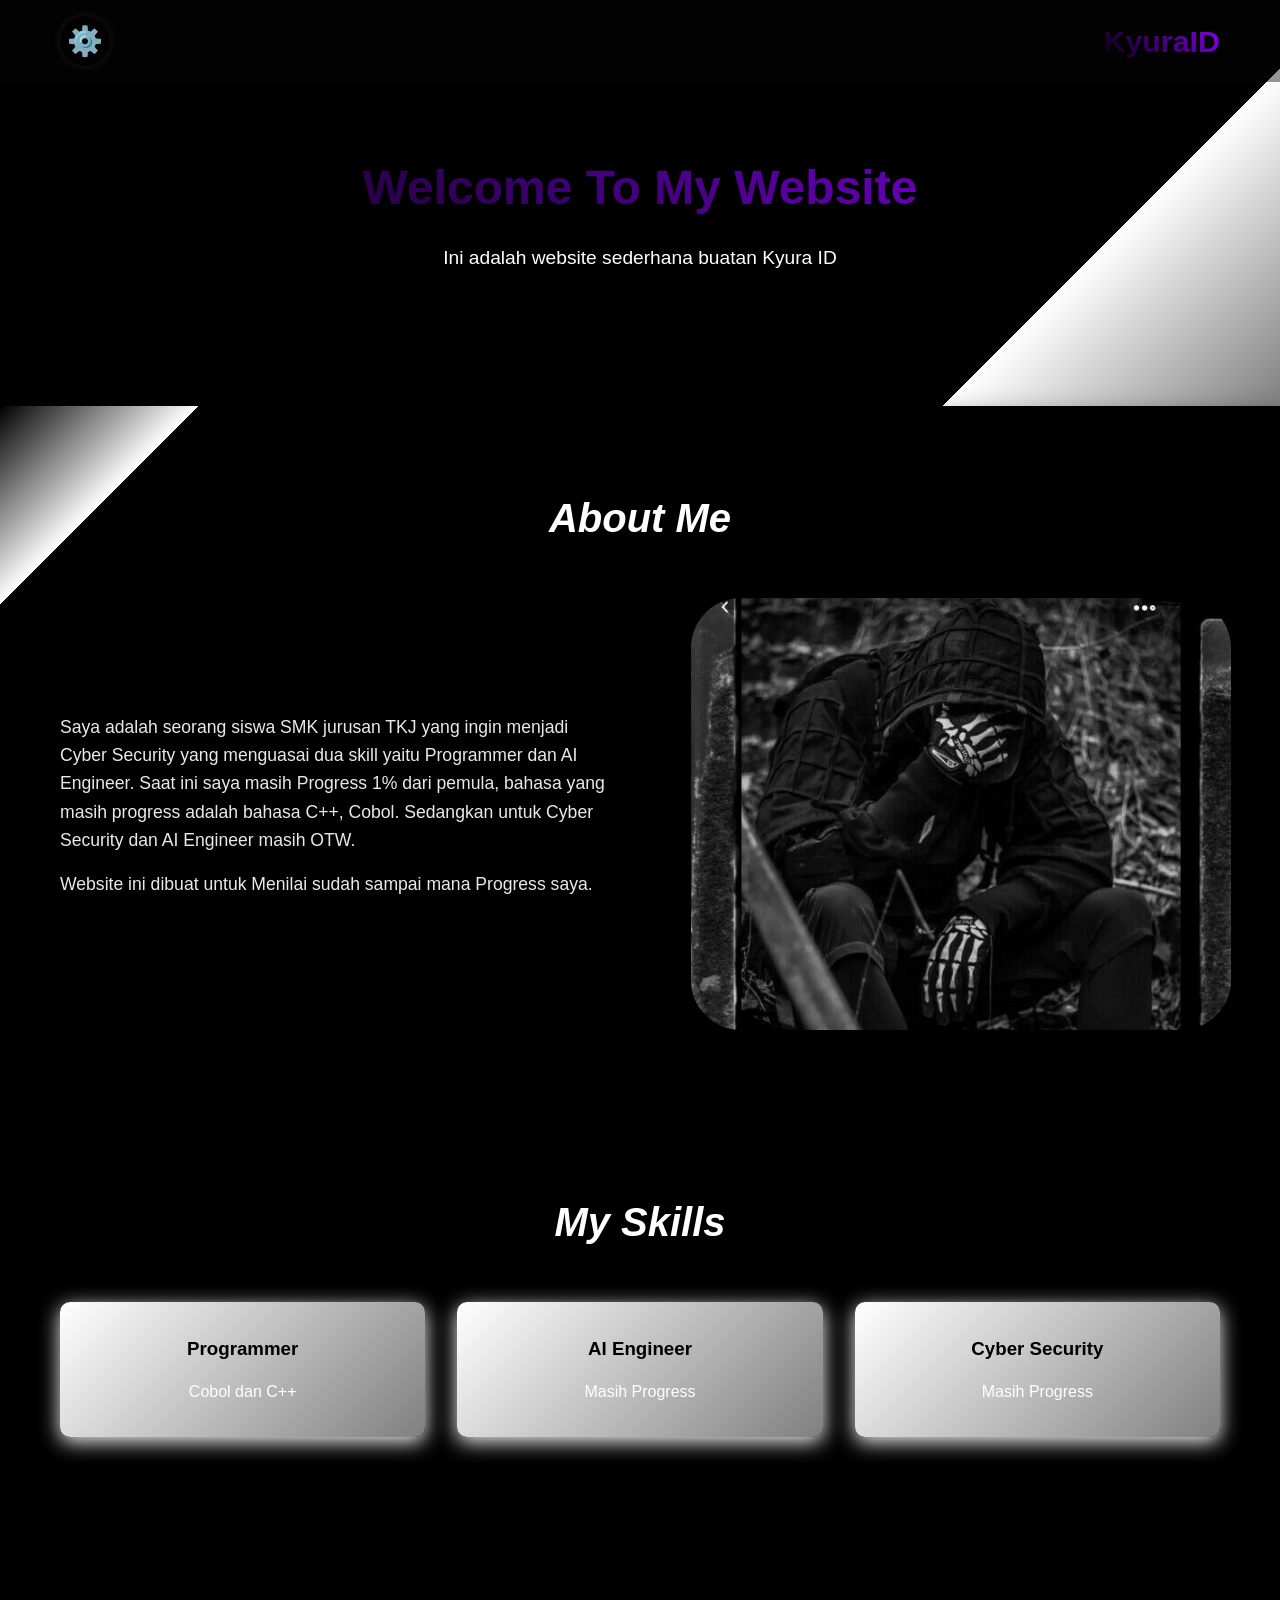
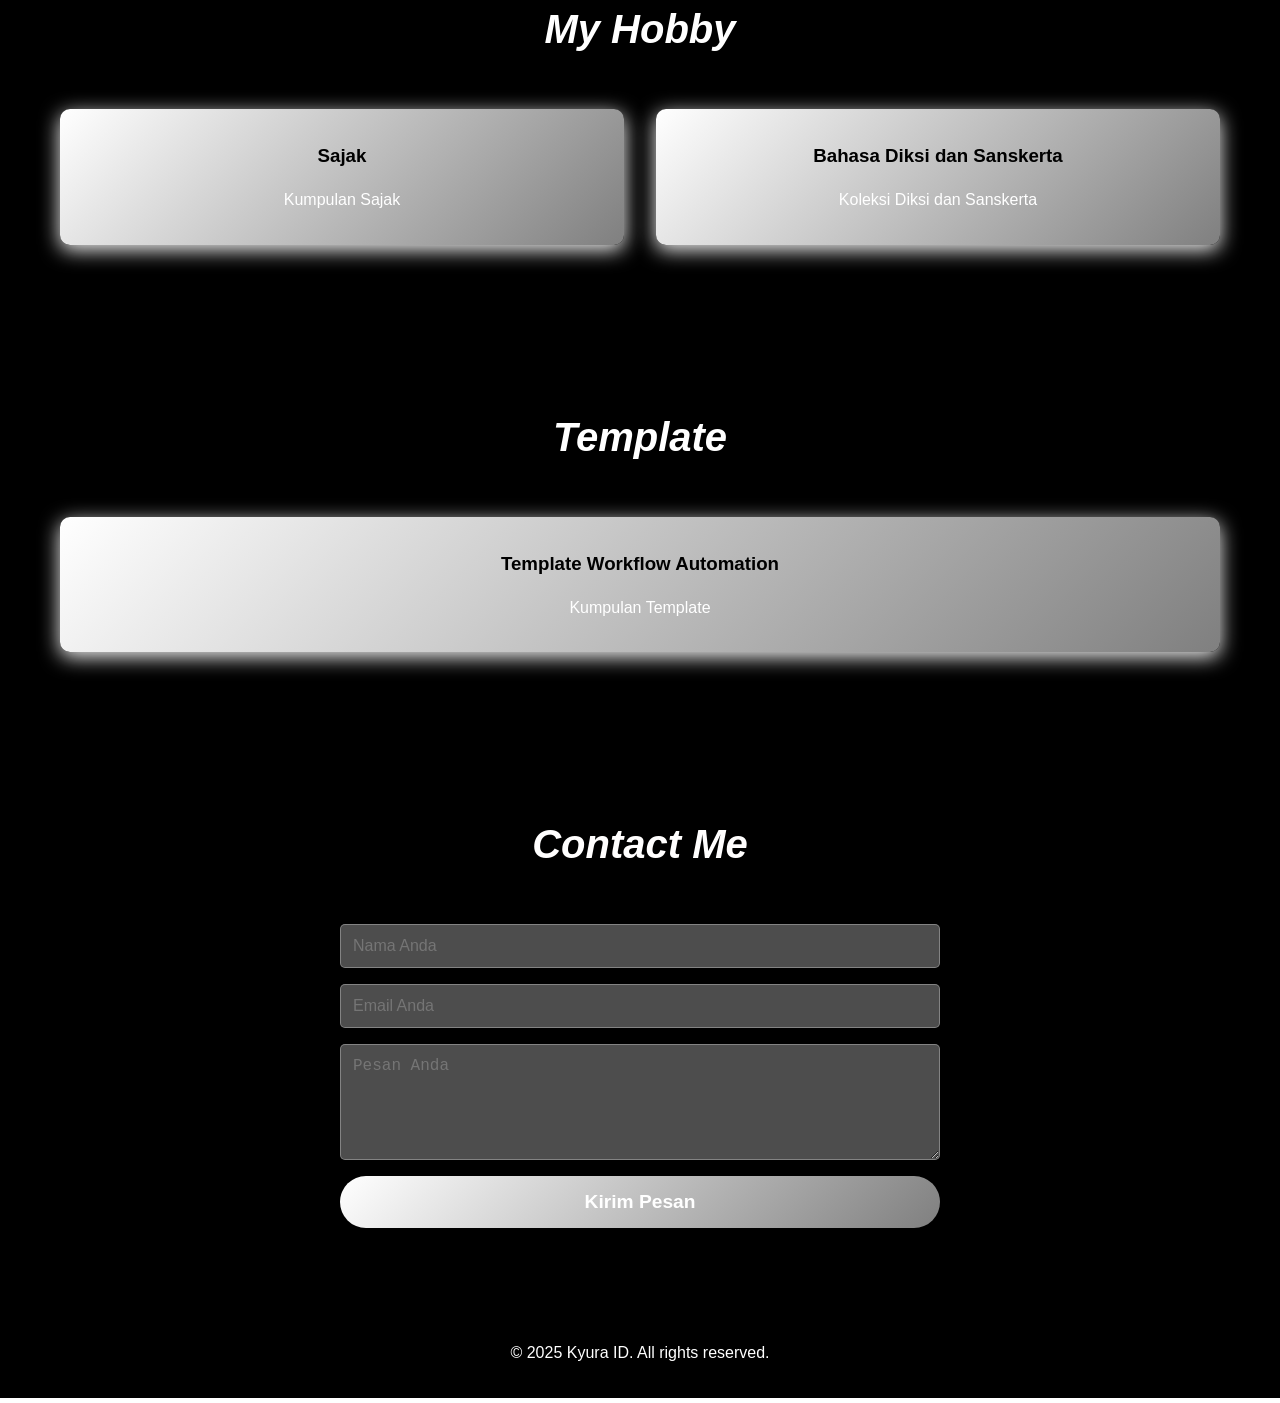
<file: index.html>
<!DOCTYPE html>
<html lang="id">
<head>
    <meta charset="UTF-8">
    <meta name="viewport" content="width=device-width, initial-scale=1.0">
    <title>Website Sederhana - Kyura ID</title>
    <link rel="stylesheet" href="style.css">
</head>
<body>

    <!-- Settings Dropdown -->
<nav class="navbar">
 <div class="settings-dropdown">
    <button class="settings-btn" aria-expanded="false">
        ⚙️
    </button>
    <div class="dropdown-menu">
        <ul>
            <li><a href="#home">Home</a></li>
            <li><a href="#about">About</a></li>
            <li><a href="#services">Skills</a></li>
            <li><a href="#hobby">Hobby</a></li>
            <li><a href="#contact">Contact</a></li>
            <li><a href="LoginPortofolio.html">Login</a></li>
        </ul>
    </div>
   <h1 class="logo">KyuraID</h1>
</div>
</nav>
<script>
document.addEventListener('DOMContentLoaded', function() {
    const btn = document.querySelector('.settings-btn');
    const menu = document.querySelector('.dropdown-menu');

    btn.addEventListener('click', function() {
        // Toggle class 'show' pada menu
        menu.classList.toggle('show');
        
        // Toggle class 'rotated' pada tombol
        btn.classList.toggle('rotated');

        // Update aria-expanded
        const isExpanded = btn.getAttribute('aria-expanded') === 'true';
        btn.setAttribute('aria-expanded', !isExpanded);
    });

    // Tutup dropdown jika klik di luar
    document.addEventListener('click', function(e) {
        if (!btn.contains(e.target) && !menu.contains(e.target)) {
            menu.classList.remove('show');
            btn.classList.remove('rotated');
            btn.setAttribute('aria-expanded', 'false');
        }
    });
});
</script>

    <!-- Hero Section -->
    <section id="home" class="hero">
        <div class="hero-content">
            <h1 class="logo"></h1class>Welcome To My Website</h1>
            <p>Ini adalah website sederhana buatan Kyura ID</p>
        </div>
    </section>

    <!-- About Section -->
    <section id="about" class="about">
        <div class="container">
            <h2><i>About Me</i></h2>
            <div class="about-content">
                <div class="about-text">
                    <p>Saya adalah seorang siswa SMK jurusan TKJ yang ingin menjadi Cyber Security yang menguasai dua skill yaitu Programmer dan AI Engineer. Saat ini saya masih Progress 1% dari pemula, bahasa yang masih progress adalah bahasa C++, Cobol. Sedangkan untuk Cyber Security dan AI Engineer masih OTW.</p>
                    <p>Website ini dibuat untuk Menilai sudah sampai mana Progress saya.</p>
                </div>
                <div class="about-image">
                    <div class="placeholder-img"></div>
                </div>
            </div>
        </div>
    </section>

<!-- Services Section -->
<section id="services" class="services">
    <div class="container">
        <h2 class="skill"><i>My Skills</i></h2>
        <div class="services-grid">
            <!-- Programmer Card dengan link -->
            <a href="ProgrammerSkill.html" class="service-card-link">
                <div class="service-card">
                    <h3>Programmer</h3>
                    <p>Cobol dan C++</p>
                </div>
            </a>
            
            <!-- AI Engineer Card dengan link -->
            <a href="ai-engineer.html" class="service-card-link">
                <div class="service-card">
                    <h3>AI Engineer</h3>
                    <p>Masih Progress</p>
                </div>
            </a>
            
            <!-- Cyber Security Card dengan link -->
            <a href="Cybersecurity.html" class="service-card-link">
                <div class="service-card">
                    <h3>Cyber Security</h3>
                    <p>Masih Progress</p>
                </div>
            </a>
        </div>
    </div>
</section>

<!-- Hobby Section -->
 <section id="hobby" class="hobby">
    <div class="container">
        <h2 class="hobi"><i>My Hobby</i></h2>
        <div class="hobby-grid">

            <!-- Sajak Card dengan link -->
            <a href="Sajak.html" class="hobby-card-link">
                <div class="hobby-card">
                    <h3>Sajak</h3>
                    <p>Kumpulan Sajak</p>
                </div>
            </a>
            
            <!-- Bahasa Diksi dan Sanskerta Card dengan link -->
            <a href="#" class="hobby-card-link">
                <div class="service-card">
                    <h3>Bahasa Diksi dan Sanskerta</h3>
                    <p>Koleksi Diksi dan Sanskerta</p>
                </div>
            </a>
            
        </div>
    </div>
</section>

<!-- Template Section -->
 <section id="template" class="template">
    <div class="container">
        <h2 class="Template"><i>Template</i></h2>
        <div class="template-grid">

            <!-- Sajak Card dengan link -->
            <a href="#" class="n8n-card-link">
                <div class="n8n-card">
                    <h3>Template Workflow Automation</h3>
                    <p>Kumpulan Template</p>
                </div>
            </a>
            
        </div>
    </div>
</section>

    <!-- Contact Section -->
    <section id="contact" class="contact">
        <div class="container">
            <h2><i>Contact Me</i></h2>
            <form class="contact-form">
                <input type="text" placeholder="Nama Anda" required>
                <input type="email" placeholder="Email Anda" required>
                <textarea placeholder="Pesan Anda" rows="5" required></textarea>
                <button class="contact-button" type="submit">Kirim Pesan</button>
            </form>
        </div>
    </section>

    <!-- Footer -->
    <footer class="footer">
        <div class="container">
            <p>&copy; 2025 Kyura ID. All rights reserved.</p>
        </div>
    </footer>
</body>
</html>
</file>
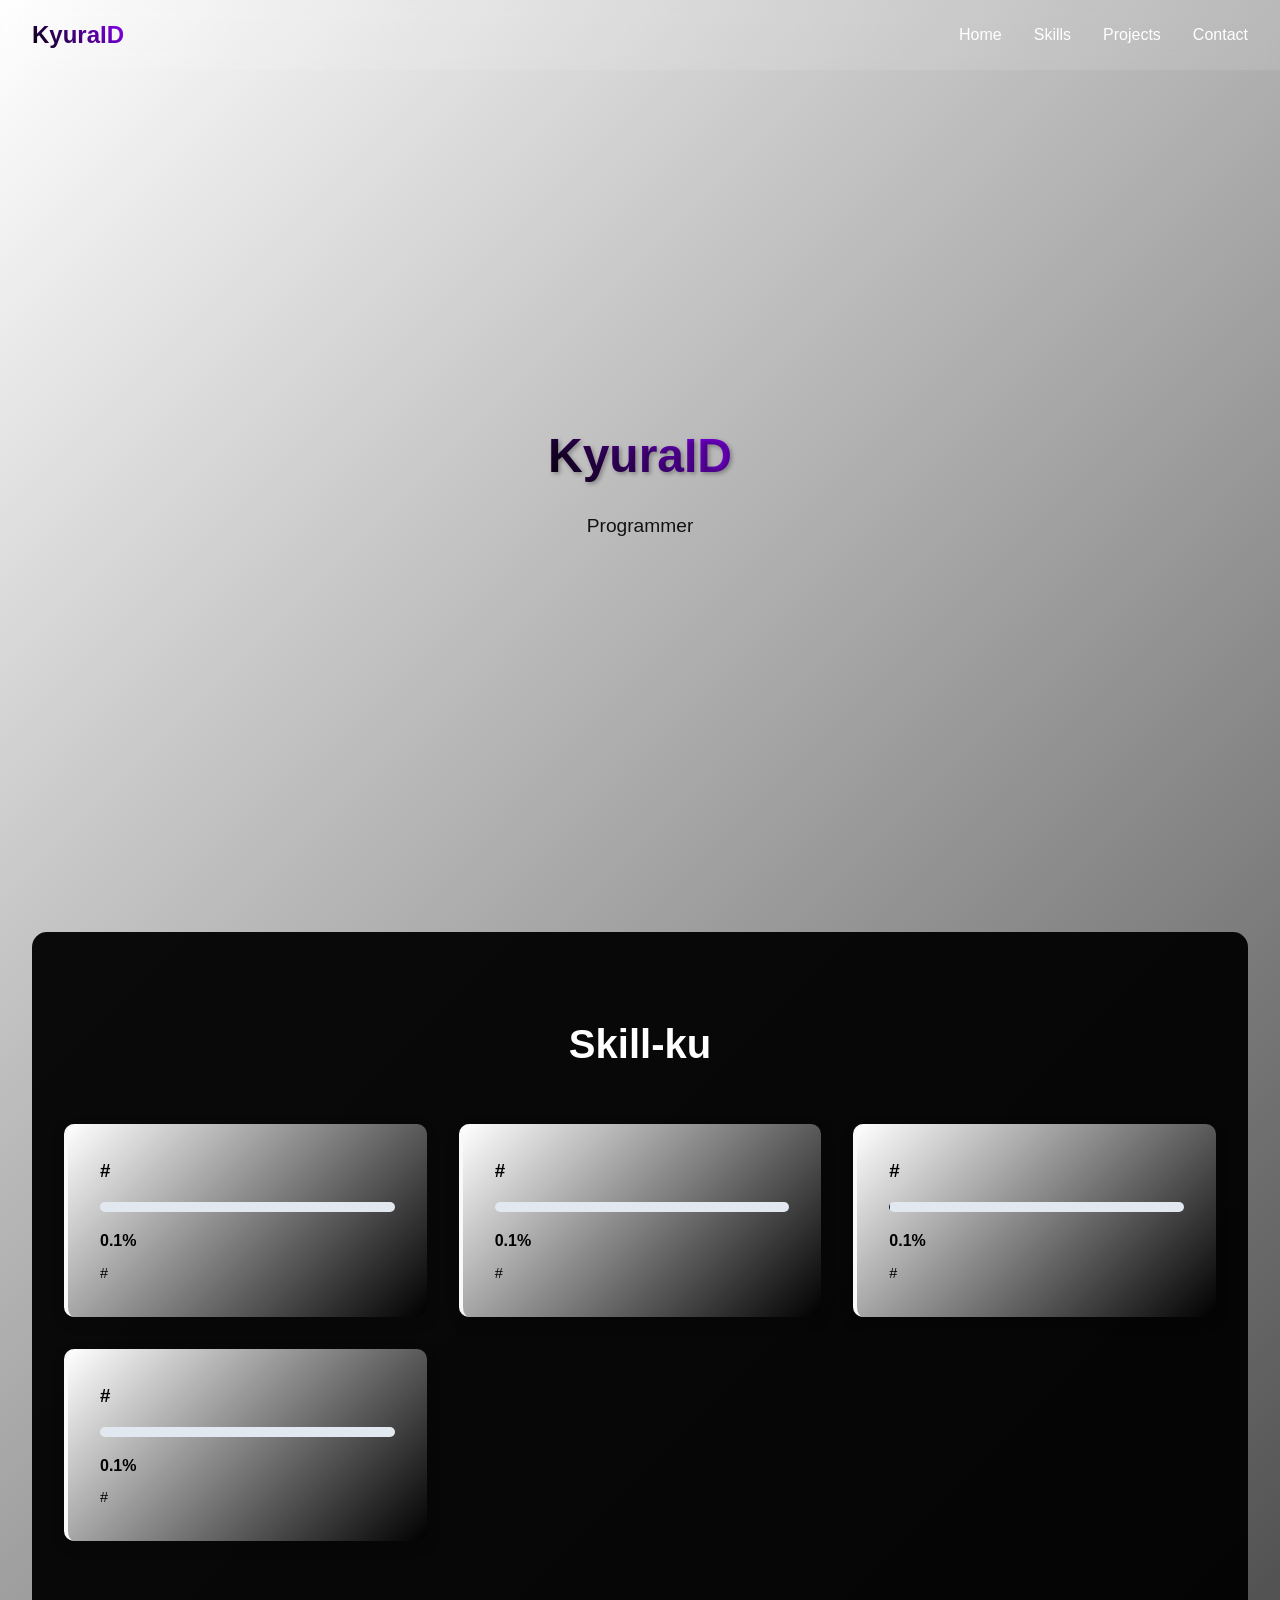
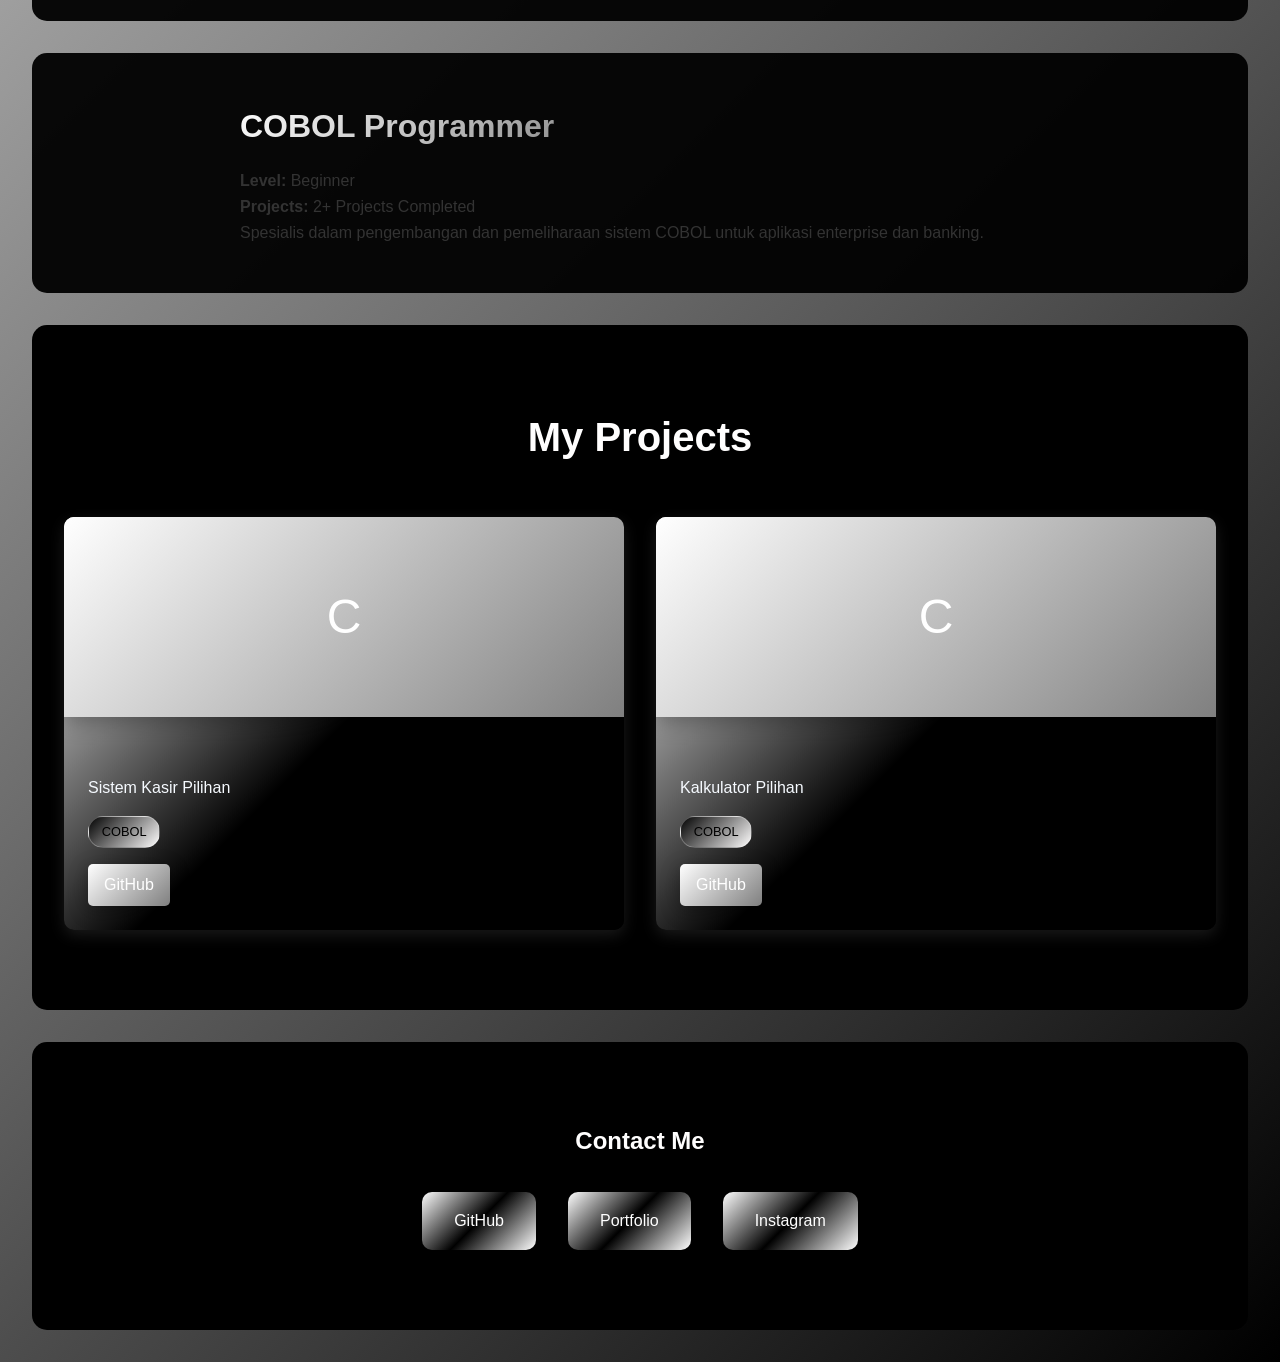
<file: AiEngineer.html>
<!DOCTYPE html>
<html lang="id">
<head>
    <meta charset="UTF-8">
    <meta name="viewport" content="width=device-width, initial-scale=1.0">
    <title>KyuraiD - Portfolio</title>
    <style>
        * {
            margin: 0;
            padding: 0;
            box-sizing: border-box;
        }

        body {
            font-family: 'Segoe UI', Tahoma, Geneva, Verdana, sans-serif;
            line-height: 1.6;
            color: #333;
            background: linear-gradient(135deg, #ffffff 0%, #000000 100%);
            min-height: 100vh;
        }

        @keyframes gradientMove {
            0% {
                background-position: 0% 50%;
            }
            50% {
                background-position: 100% 50%;
            }
            100% {
                background-position: 0% 50%;
            }
        }

        /* Navigation */
        .navbar {
            background: rgba(255, 255, 255, 0.1);
            backdrop-filter: blur(10px);
            padding: 1rem 2rem;
            position: fixed;
            width: 100%;
            top: 0;
            z-index: 1000;
            display: flex;
            justify-content: space-between;
            align-items: center;
        }

        .nav-brand h1 {
            background: linear-gradient(45deg, #000000, #8c00ff);
            -webkit-background-clip: text;
            background-clip: text;
            color: transparent;
            font-size: 1.5rem;
        }

        .nav-links {
            display: flex;
            list-style: none;
            gap: 2rem;
        }

        .nav-links a {
            color: white;
            text-decoration: none;
            transition: color 0.3s ease;
        }

        .nav-links a:hover {
            color: #000000;
        }

        /* Hero Section */
        .hero {
            height: 100vh;
            display: flex;
            align-items: center;
            justify-content: center;
            text-align: center;
            color: white;
            padding-top: 60px;
        }

        .hero-content h1 {
            background: linear-gradient(45deg, #000000, #8c00ff);
            -webkit-background-clip: text;
            background-clip: text;
            color: transparent;
            font-size: 3rem;
            margin-bottom: 1rem;
            text-shadow: 2px 2px 4px rgba(0,0,0,0.3);
        }

        .hero-content p {
            color: #000000;
            font-size: 1.2rem;
            opacity: 0.9;
        }

        /* Skills Section */
        .skills {
            padding: 5rem 2rem;
            background: rgba(0, 0, 0, 0.95);
            margin: 2rem;
            border-radius: 15px;
        }

        .skills h2 {
            text-align: center;
            margin-bottom: 3rem;
            color: #ffffff;
            font-size: 2.5rem;
        }

        .skills-grid {
            display: grid;
            grid-template-columns: repeat(auto-fit, minmax(300px, 1fr));
            gap: 2rem;
            max-width: 1200px;
            margin: 0 auto;
        }

        .skill-card {
            background: linear-gradient(135deg, #ffffff 0%, #000000 100%);
            padding: 2rem;
            border-radius: 10px;
            box-shadow: 0 5px 15px rgba(0,0,0,0.1);
            cursor: pointer;
            transition: transform 0.3s ease, box-shadow 0.3s ease;
            border-left: 4px solid #f9f9fc;
        }

        .skill-card:hover {
            transform: translateY(-5px);
            box-shadow: 0 10px 25px rgba(0,0,0,0.2);
        }

        .skill-card h3 {
            color: #000000;
            margin-bottom: 1rem;
        }

        .progress-container {
            background: #e2e8f0;
            border-radius: 10px;
            height: 10px;
            margin: 1rem 0;
            overflow: hidden;
        }

        .progress-bar {
            background: linear-gradient(90deg, #1b1c20, #000000);
            height: 100%;
            border-radius: 10px;
            transition: width 0.5s ease;
        }

        .progress-text {
            font-weight: bold;
            color: #000000;
        }

        .skill-desc {
            color: #000000;
            font-size: 0.9rem;
            margin-top: 0.5rem;
        }

        /* Skill Details Section */
        .skill-details {
            padding: 3rem 2rem;
            background: rgba(0, 0, 0, 0.95);
            margin: 2rem;
            border-radius: 15px;
            display: none;
        }

        .skill-details.active {
            display: block;
        }

        .detail-content {
            max-width: 800px;
            margin: 0 auto;
        }

        .detail-content h3 {
            font-size: 3rem;
            margin-bottom: 10px;
            background: linear-gradient(135deg, #ffffff 0%, #000000 100%);
            -webkit-background-clip: text;
            background-clip: text;
            color: transparent;;
            margin-bottom: 1rem;
            font-size: 2rem;
        }

        /* Projects Section */
        .projects {
            padding: 5rem 2rem;
            background: #000000;
            margin: 2rem;
            border-radius: 15px;
        }

        .projects h2 {
            text-align: center;
            margin-bottom: 3rem;
            color: #fffefe;
            font-size: 2.5rem;
        }

        .projects-grid {
            display: grid;
            grid-template-columns: repeat(auto-fit, minmax(350px, 1fr));
            gap: 2rem;
            max-width: 1200px;
            margin: 0 auto;
        }

        .project-card {
            background: linear-gradient(135deg, #ffffff, #000000 50%);
            border-radius: 10px;
            overflow: hidden;
            box-shadow: 0 5px 15px rgba(255, 255, 255, 0.1);
            transition: transform 0.3s ease;
        }

        .project-card:hover {
            transform: translateY(-5px);
        }

        .project-image {
            width: 100%;
            height: 200px;
            background: linear-gradient(135deg, #ffffff, #000000 50%, #ffffff);
            background-size: 400% 400%;
            animation: gradientMove 15s ease infinite;
            box-shadow: 0 5px 20px rgba(0, 0, 0, 0.3);
            transition: all 0.3s ease;
            position: relative;
            overflow: hidden;
            display: flex;
            align-items: center;
            justify-content: center;
            color: white;
            font-size: 3rem;
        }

        .project-content {
            padding: 1.5rem;
        }

        .project-content h4 {
             background: linear-gradient(135deg, #ffffff);
            -webkit-background-clip: text;
            background-clip: text;
            color: transparent;;
            margin-bottom: 0.5rem;
        }

        .project-content p {
            color: #f6faff;
            margin-bottom: 1rem;
        }

        .tech-tags {
            display: flex;
            flex-wrap: wrap;
            gap: 0.5rem;
            margin: 1rem 0;
        }

        .tech-tag {
            background: linear-gradient(135deg, #000000, #fffefe);
            color: #000000;
            font-size: 0.8rem;
            border: 1px solid rgba(247, 247, 247, 0.3);
            padding: 0.3rem 0.8rem;
            border-radius: 15px;
            font-size: 0.8rem;
        }

        .project-links {
            display: flex;
            gap: 1rem;
        }

        .project-link {
            padding: 0.5rem 1rem;
            background: linear-gradient(135deg, #ffffff, #000000 50%, #ffffff);
            background-size: 400% 400%;
            animation: gradientMove 15s ease infinite, glow 2s ease-in-out infinite alternate;
            box-shadow: 0 5px 20px rgba(0, 0, 0, 0.3);
            transition: all 0.3s ease;
            position: relative;
            overflow: hidden;
            color: white;
            text-decoration: none;
            border-radius: 5px;
            transition: background 0.3s ease;
        }

        .project-link:hover {
            transform: scale(1.05);
            box-shadow: 0 8px 25px rgba(0, 0, 0, 0.4);
        }

        .contact-button:active {
            transform: scale(0.95);
        }

        @keyframes glow {
            from {
                box-shadow: 0 5px 20px rgb(0, 0, 0);
            }
            to {
                box-shadow: 0 5px 30px rgb(255, 255, 255);
            }
        }

        /* Contact Section */
        .contact {
            padding: 5rem 2rem;
            background: rgb(0, 0, 0);
            margin: 2rem;
            border-radius: 15px;
            text-align: center;
        }

        .contact h2 {
            margin-bottom: 2rem;
            background: #fffefe;
            -webkit-background-clip: text;
            background-clip: text;
            color: transparent;
        }

        .contact-links {
            display: flex;
            justify-content: center;
            gap: 2rem;
            flex-wrap: wrap;
        }

        .contact-link {
            padding: 1rem 2rem;
            background: linear-gradient(135deg, #ffffff, #000000 50%, #ffffff);
            color: white;
            text-decoration: none;
            border-radius: 10px;
            transition: transform 0.3s ease;
        }

        .contact-link:hover {
            transform: translateY(-3px);
        }

        /* Responsive Design */
        @media (max-width: 768px) {
            .navbar {
                flex-direction: column;
                padding: 1rem;
            }
            
            .nav-links {
                margin-top: 1rem;
                gap: 1rem;
            }
            
            .hero-content h1 {
                font-size: 2rem;
            }
            
            .skills-grid {
                grid-template-columns: 1fr;
            }
            
            .projects-grid {
                grid-template-columns: 1fr;
            }
            
            .contact-links {
                flex-direction: column;
                align-items: center;
            }
        }

.nav-brand {
    text-decoration: none;  /* Hilangin garis bawah */
    color: inherit;         /* Ikuti warna parent */
    display: block;         /* Biar klik area penuh */
}

.nav-brand:hover {
    text-decoration: none;  /* Pastikan hover juga ga ada garis */
    color: inherit;         /* Warna tetap sama saat hover */
}

 @keyframes gradientMove {
            0% {
                background-position: 0% 50%;
            }
            50% {
                background-position: 100% 50%;
            }
            100% {
                background-position: 0% 50%;
            }
        }

 @keyframes glow {
            from {
                box-shadow: 0 5px 20px rgb(255, 0, 0);
            }
            to {
                box-shadow: 0 5px 30px rgba(212, 0, 255, 0.6);
            }
        }

    </style>
</head>
<body>
    <!-- Navigation -->
    <nav class="navbar">
        <a href="... /index.html" class="nav-brand">
            <h1>KyuraID</h1>
        </a>
        <ul class="nav-links">
            <li><a href="#home">Home</a></li>
            <li><a href="#skills">Skills</a></li>
            <li><a href="#projects">Projects</a></li>
            <li><a href="#contact">Contact</a></li>
        </ul>
    </nav>

    <!-- Hero Section -->
    <section id="home" class="hero">
        <div class="hero-content">
            <h1>KyuraID</h1>
            <p>Programmer</p>
        </div>
    </section>

    <!-- Skills Section -->
    <section id="skills" class="skills">
        <h2>Skill-ku</h2>
        <div class="skills-grid">
            
            <!-- COBOL Skill Card -->
            <div class="skill-card" onclick="showSkillDetail('#')">
                <h3>#</h3>
                <div class="progress-container">
                    <div class="progress-bar" style="width: 0.1%"></div>
                </div>
                <span class="progress-text">0.1%</span>
                <p class="skill-desc">#</p>
            </div>

            <!-- C++ Skill Card -->
            <div class="skill-card" onclick="showSkillDetail('#')">
                <h3>#</h3>
                <div class="progress-container">
                    <div class="progress-bar" style="width: 0.1%"></div>
                </div>
                <span class="progress-text">0.1%</span>
                <p class="skill-desc">#</p>
            </div>

            <!-- Front-End Developer -->
            <div class="skill-card" onclick="showSkillDetail('#')">
                <h3>#</h3>
                <div class="progress-container">
                    <div class="progress-bar" style="width: 0.1%"></div>
                </div>
                <span class="progress-text">0.1%</span>
                <p class="skill-desc">#</p>
            </div>

            <!-- COBOL Maintenance -->
            <div class="skill-card" onclick="showSkillDetail('#')">
                <h3>#</h3>
                <div class="progress-container">
                    <div class="progress-bar" style="width: 0.1%"></div>
                </div>
                <span class="progress-text">0.1%</span>
                <p class="skill-desc">#</p>
            </div>
        </div>
    </section>

    <!-- Skill Details Section -->
    <section id="skill-details" class="skill-details">
        <!-- Content akan diisi oleh JavaScript -->
    </section>

    <!-- Projects Section -->
    <section id="projects" class="projects">
        <h2>My Projects</h2>
        <div class="projects-grid" id="projects-grid">
            <!-- Projects akan di-load berdasarkan skill yang dipilih -->
        </div>
    </section>

    <!-- Contact Section -->
    <section id="contact" class="contact">
        <h2>Contact Me</h2>
        <div class="contact-links">
            <a href="https://github.com/alkerfils" class="contact-link" target="_blank">GitHub</a>
            <a href="https://alkerfils.github.io/KASIR-COBOL/" class="contact-link" target="_blank">Portfolio</a>
            <a href="https://www.instagram.com/kyuranmy/" class="contact-link">Instagram</a>
        </div>
    </section>

    <script>
        // Data projects untuk setiap skill
        const projectsData = {
            cobol: [
                {
                    title: "KASIR COBOL",
                    description: "Sistem Kasir Pilihan",
                    tech: ["COBOL"],
                    links: {
                        github: "https://github.com/Alkerfils/KASIR-COBOL",
                        demo: "#"
                    }
                },
                {
                    title: "KALKULATOR COBOL",
                    description: "Kalkulator Pilihan",
                    tech: ["COBOL"],
                    links: {
                        github: "https://github.com/Alkerfils/Kalkulator-cobol",
                        demo: "#"
                    }
                }
            ],
            
            cpp: [
                {
                    title: "Kasir C++",
                    description: "Aplikasi kasir dengan kalkulator multi-operator dalam C++",
                    tech: ["C++"],
                    links: {
                        github: "https://github.com/Alkerfils/kasir-C-",
                        demo: "#"
                    }
                },
                {
                    title: "Kalkulator C++",
                    description: "Kalkuator Simple - Kalkuator Multi Angka",
                    tech: ["C++"],
                    links: {
                        github: "https://github.com/Alkerfils/Kalkulator-C-",
                        demo: "#"
                    }
                },
                {
                    title: "Number Guessing Game C++",
                    description: "Game Tebak Angka",
                    tech: ["C++"],
                    links: {
                        github: "https://github.com/Alkerfils/Number-Guessing-Game-C-",
                        demo: "#"
                    }
                },
                 {
                    title: "Website Login C++",
                    description: "Game Tebak Angka",
                    tech: ["C++"],
                    links: {
                        github: "https://github.com/Alkerfils/Webisite-Login-C-",
                        demo: "#"
                    }
                }
            ],
            
            
            frontend: [
                {
                    title: "Portfolio Website",
                    description: "Website portfolio interaktif dengan HTML/CSS/JS",
                    tech: ["HTML", "CSS", "JavaScript"],
                    links: {
                        github: "https://github.com/alkerfils/Website-Portofolio-Pemula",
                        demo: "https://alkerfils.github.io/Website-Portofolio-Pemula/"
                    }
                }
            ],
            
            cobolmaint: [
                {
                    title: "Legacy System Maintenance",
                    description: "Project maintenance sistem COBOL existing",
                    tech: ["COBOL", "Debugging", "Documentation"],
                    links: {
                        github: "#",
                        demo: "#"
                    }
                }
            ]
        };

        // Skill descriptions
        const skillDescriptions = {
            cobol: {
                title: "COBOL Programmer",
                description: "Spesialis dalam pengembangan dan pemeliharaan sistem COBOL untuk aplikasi enterprise dan banking.",
                level: "Beginner",
                projects: "2+ Projects Completed"
            },
            cpp: {
                title: "C++ Developer", 
                description: "Pengembangan aplikasi system programming dan tools dengan C++ modern.",
                level: "Beginner",
                projects: "3+ Projects Completed"
            },
            frontend: {
                title: "Front-End Developer",
                description: "Pengembangan interface web modern dengan HTML, CSS, dan JavaScript.",
                level: "Intermediate",
                projects: "5+ Projects Completed"
            },
            cobolmaint: {
                title: "COBOL Maintenance Programmer",
                description: "Spesialis pemeliharaan sistem legacy COBOL dengan fokus pada bug fixing dan enhancement.",
                level: "Beginner",
                projects: "Multiple Maintenance Projects"
            }
        };

        // Function untuk menampilkan detail skill
        function showSkillDetail(skillId) {
            const detailsSection = document.getElementById('skill-details');
            const projectsGrid = document.getElementById('projects-grid');
            
            // Scroll ke details section
            detailsSection.scrollIntoView({ behavior: 'smooth' });
            
            // Tampilkan details section
            detailsSection.classList.add('active');
            
            // Isi content details
            const skill = skillDescriptions[skillId];
            detailsSection.innerHTML = `
                <div class="detail-content">
                    <h3>${skill.title}</h3>
                    <p><strong>Level:</strong> ${skill.level}</p>
                    <p><strong>Projects:</strong> ${skill.projects}</p>
                    <p>${skill.description}</p>
                </div>
            `;
            
            // Load projects untuk skill ini
            loadProjects(skillId);
        }

        // Function untuk load projects
        function loadProjects(skillId) {
            const projectsGrid = document.getElementById('projects-grid');
            const projects = projectsData[skillId] || [];
            
            projectsGrid.innerHTML = '';
            
            if (projects.length === 0) {
                projectsGrid.innerHTML = '<p>No projects available yet.</p>';
                return;
            }
            
            projects.forEach(project => {
                const projectCard = document.createElement('div');
                projectCard.className = 'project-card';
                
                projectCard.innerHTML = `
                    <div class="project-image">
                        ${project.tech[0].charAt(0)}
                    </div>
                    <div class="project-content">
                        <h4>${project.title}</h4>
                        <p>${project.description}</p>
                        <div class="tech-tags">
                            ${project.tech.map(tech => `<span class="tech-tag">${tech}</span>`).join('')}
                        </div>
                        <div class="project-links">
                            ${project.links.github !== '#' ? `<a href="${project.links.github}" class="project-link" target="_blank">GitHub</a>` : ''}
                            ${project.links.demo !== '#' ? `<a href="${project.links.demo}" class="project-link" target="_blank">Live Demo</a>` : ''}
                        </div>
                    </div>
                `;
                
                projectsGrid.appendChild(projectCard);
            });
        }

        // Smooth scrolling untuk navigation
        document.querySelectorAll('a[href^="#"]').forEach(anchor => {
            anchor.addEventListener('click', function (e) {
                e.preventDefault();
                const target = document.querySelector(this.getAttribute('href'));
                if (target) {
                    target.scrollIntoView({
                        behavior: 'smooth'
                    });
                }
            });
        });

        // Initialize dengan menampilkan semua projects COBOL secara default
        document.addEventListener('DOMContentLoaded', function() {
            showSkillDetail('cobol');
        });
    </script>
</body>
</html>
</file>
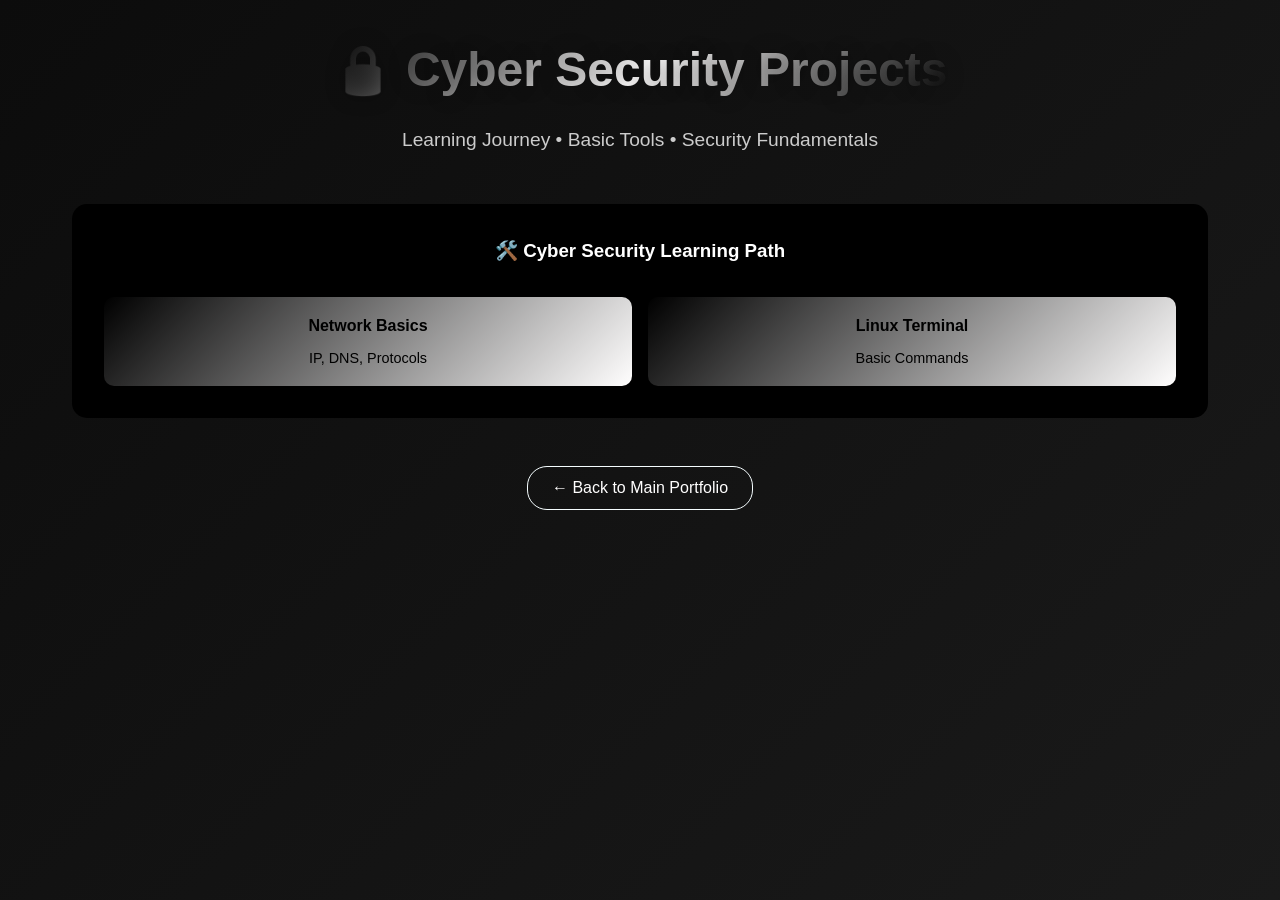
<file: Cybersecurity.html>
<!DOCTYPE html>
<html lang="id">
<head>
    <meta charset="UTF-8">
    <meta name="viewport" content="width=device-width, initial-scale=1.0">
    <title>Cyber Security Projects - KyuraID</title>
    <style>
        * {
            margin: 0;
            padding: 0;
            box-sizing: border-box;
        }

        body {
            font-family: 'Segoe UI', Tahoma, Geneva, Verdana, sans-serif;
            background: linear-gradient(135deg, #0c0c0c 0%, #1a1a1a 100%);
            color: #ffffff;
            line-height: 1.6;
            min-height: 100vh;
        }


        .cyber-container {
            max-width: 1200px;
            margin: 0 auto;
            padding: 2rem;
        }

        .cyber-header {
            text-align: center;
            margin-bottom: 3rem;
        }

        .cyber-header h1 {
            font-size: 3rem;
            background: linear-gradient(135deg, #000000, #fffefe, #000000);
            -webkit-background-clip: text;
            background-clip: text;
            -webkit-text-fill-color: transparent;
            color: #000000;
            display: inline-block;
            margin-bottom: 1rem;
            text-shadow: 0 0 20px rgba(0, 0, 0, 0.3);
        }

        .cyber-header p {
            color: #cccccc;
            font-size: 1.2rem;
        }

        /* Skills Overview */
        .skills-overview {
            background: rgb(0, 0, 0);
            border-radius: 15px;
            padding: 2rem;
            margin-top: 3rem;
        }

        .skills-grid {
            display: grid;
            grid-template-columns: repeat(auto-fit, minmax(200px, 1fr));
            gap: 1rem;
        }

        .skill-item {
            text-align: center;
            text-decoration: none;
            padding: 1rem;
            background: linear-gradient(135deg, #000000, #fffefe);
            border-radius: 10px;
            transition: transform 0.3s ease;
        }

        .skill-item:hover {
            transform: translateY(-5px);
            background: rgba(250, 250, 250, 0.705);
        }
        .skill-item h4 {
            color: #000000;
            text-decoration: none;
            margin-bottom: 0.5rem;
        }

        .skill-item p {
            color: #000000;
            font-size: 0.9rem;
        }

        /* Navigation */
        .nav-cyber {
            text-align: center;
            margin-top: 3rem;
        }

        .nav-cyber a {
            color: #fffefe;
            text-decoration: none;
            margin: 0 1rem;
            padding: 0.5rem 1.5rem;
            border: 1px solid #f5fdff;
            border-radius: 20px;
            transition: all 0.3s ease;
            display: inline-block;
        }

        .nav-cyber a:hover {
            background: rgba(0, 0, 0, 0.1);
            transform: translateY(-2px);
        }

        @media (max-width: 768px) {
            .projects-grid {
                grid-template-columns: 1fr;
            }
            
            .cyber-header h1 {
                font-size: 2rem;
            }
            
            .project-links {
                flex-direction: column;
            }
            
            .nav-cyber a {
                display: block;
                margin: 0.5rem 0;
            }
        }
    </style>
</head>
<body>
    <div class="cyber-container">
        <!-- Header -->
        <div class="cyber-header">
            <h1>🔒 Cyber Security Projects</h1>
            <p>Learning Journey • Basic Tools • Security Fundamentals</p>
        </div>



        <!-- Skills Overview -->
        <div class="skills-overview">
            <h3 style="text-align: center; color: #ffffff; margin-bottom: 2rem;">🛠️ Cyber Security Learning Path</h3>
            <div class="skills-grid">
                <div class="skill-item">
                    <h4>Network Basics</h4>
                    <p>IP, DNS, Protocols</p>
                </div>
                <a href="../Project-Grid/LinuxTerminal.html" class="skill-item">
                    <h4>Linux Terminal</h4>
                    <p>Basic Commands</p>
                </a>
            </div>
        </div>

        <!-- Navigation -->
        <div class="nav-cyber">
            <a href="index.html">← Back to Main Portfolio</a>
        </div>
    </div>

    <script>
        function showDemo(demoId) {
            // Hide all demo sections
            document.querySelectorAll('.demo-section').forEach(section => {
                section.classList.remove('active');
            });
            
            // Show selected demo
            const demoSection = document.getElementById(demoId);
            if (demoSection) {
                demoSection.classList.add('active');
                demoSection.scrollIntoView({ behavior: 'smooth', block: 'start' });
            }
        }

        // Close demo when clicking outside
        document.addEventListener('click', function(event) {
            if (!event.target.closest('.project-link') && !event.target.closest('.demo-section')) {
                document.querySelectorAll('.demo-section').forEach(section => {
                    section.classList.remove('active');
                });
            }
        });

        // Add keyboard escape to close demos
        document.addEventListener('keydown', function(event) {
            if (event.key === 'Escape') {
                document.querySelectorAll('.demo-section').forEach(section => {
                    section.classList.remove('active');
                });
            }
        });
    </script>
</body>
</html>
</file>
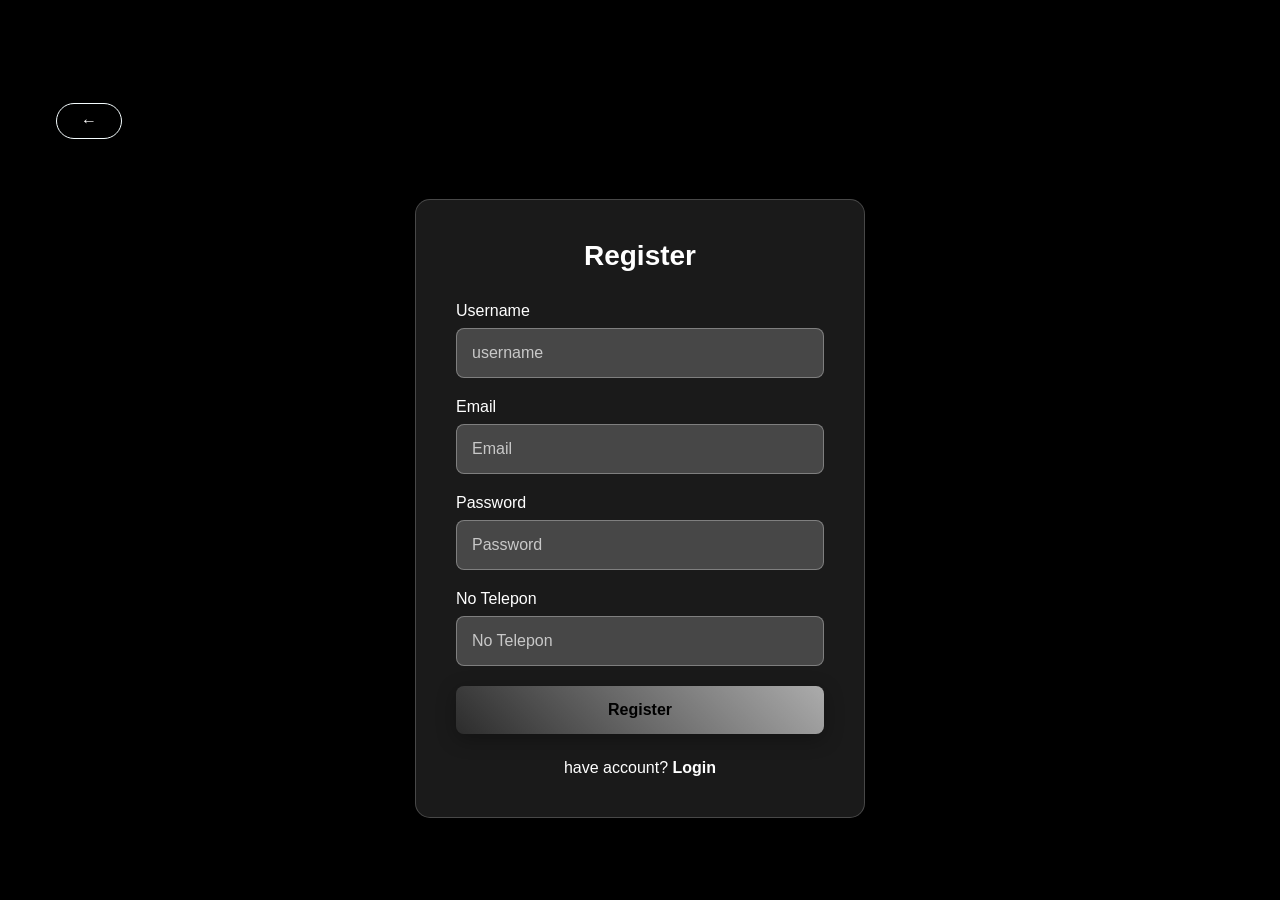
<file: DaftarPortofolio.html>
<!DOCTYPE html>
<html lang="id">
<head>
<meta charset="UTF-8">
<meta name="viewport" content="width=device-width, initial-scale=1.0">
<link rel="stylesheet" href="DaftarPortofolio.css">
<title>Register</title>
</head>
<body>
   <div class="container">
     <header>
        <!-- Navigation -->
            <a href="../index.html">←</a>
    </header>
    <div class="register-container">
        <div class="register-box">
            <h2 class="register-title">Register</h2>
            <form>
                <div class="input-group">
                    <label for="username">Username</label>
                    <input type="username" id="username" placeholder="username" required>
                </div>

                <div class="input-group">
                    <label for="email">Email</label>
                    <input type="email" id="email" placeholder="Email" required>

                </div>
                <div class="input-group">
                    <label for="password">Password</label>
                    <input type="password" id="password" placeholder="Password" required>
                </div>

                <div class="input-group">
                    <label for="no-telepon">No Telepon</label>
                    <input type="no-telepon" id="no-telepon" placeholder="No Telepon" required>
                </div>
                <button type="submit" class="register-btn">Register</button>
                <div class="login-link">
                    have account? <a href="LoginPortofolio.html">Login</a>
                </div>
            </form>
        </div>
    </div>
   </div>
</body>
</html>
</file>
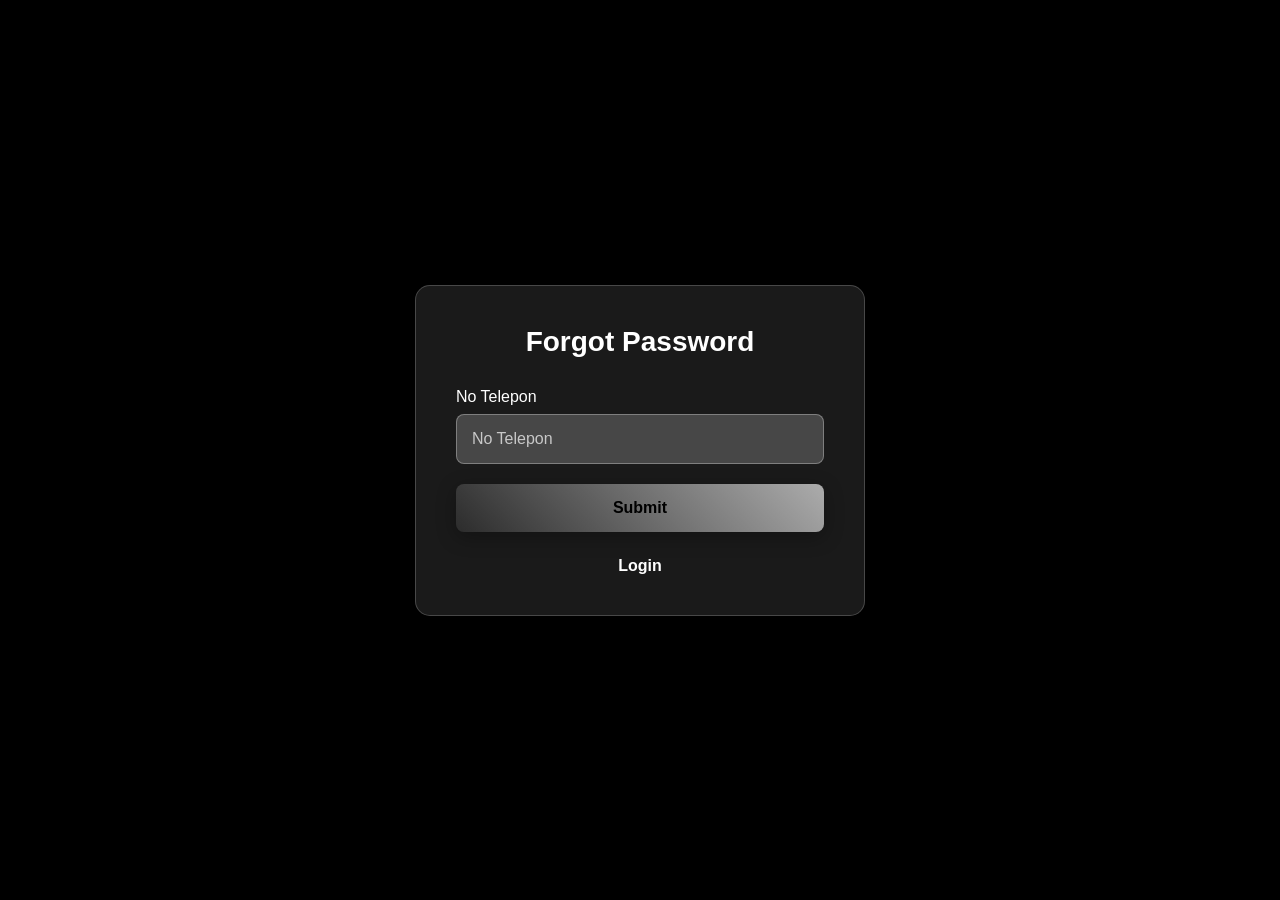
<file: ForgotPasswordPortofolio.html>
<!DOCTYPE html>
<html lang="id">
<head>
<meta charset="UTF-8">
<meta name="viewport" content="width=device-width, initial-scale=1.0">
<link rel="stylesheet" href="ForgotPasswordPortofolio.css">
<title>Register</title>
</head>
<body>
    <div class="forgotpassword-container">
        <div class="forgotpassword-box">
            <h2 class="forgotpassword-title">Forgot Password</h2>
            <form>
                <div class="input-group">
                    <label for="no-telepon">No Telepon</label>
                    <input type="no-telepon" id="no-telepon" placeholder="No Telepon" required>
                </div>
                <button type="submit" class="forgotpassword-btn">Submit</button>
                <div class="login-link">
                    <a href="LoginPortofolio.html">Login</a>
                </div>
            </form>
        </div>
    </div>
   </div>
</body>
</html>
</file>
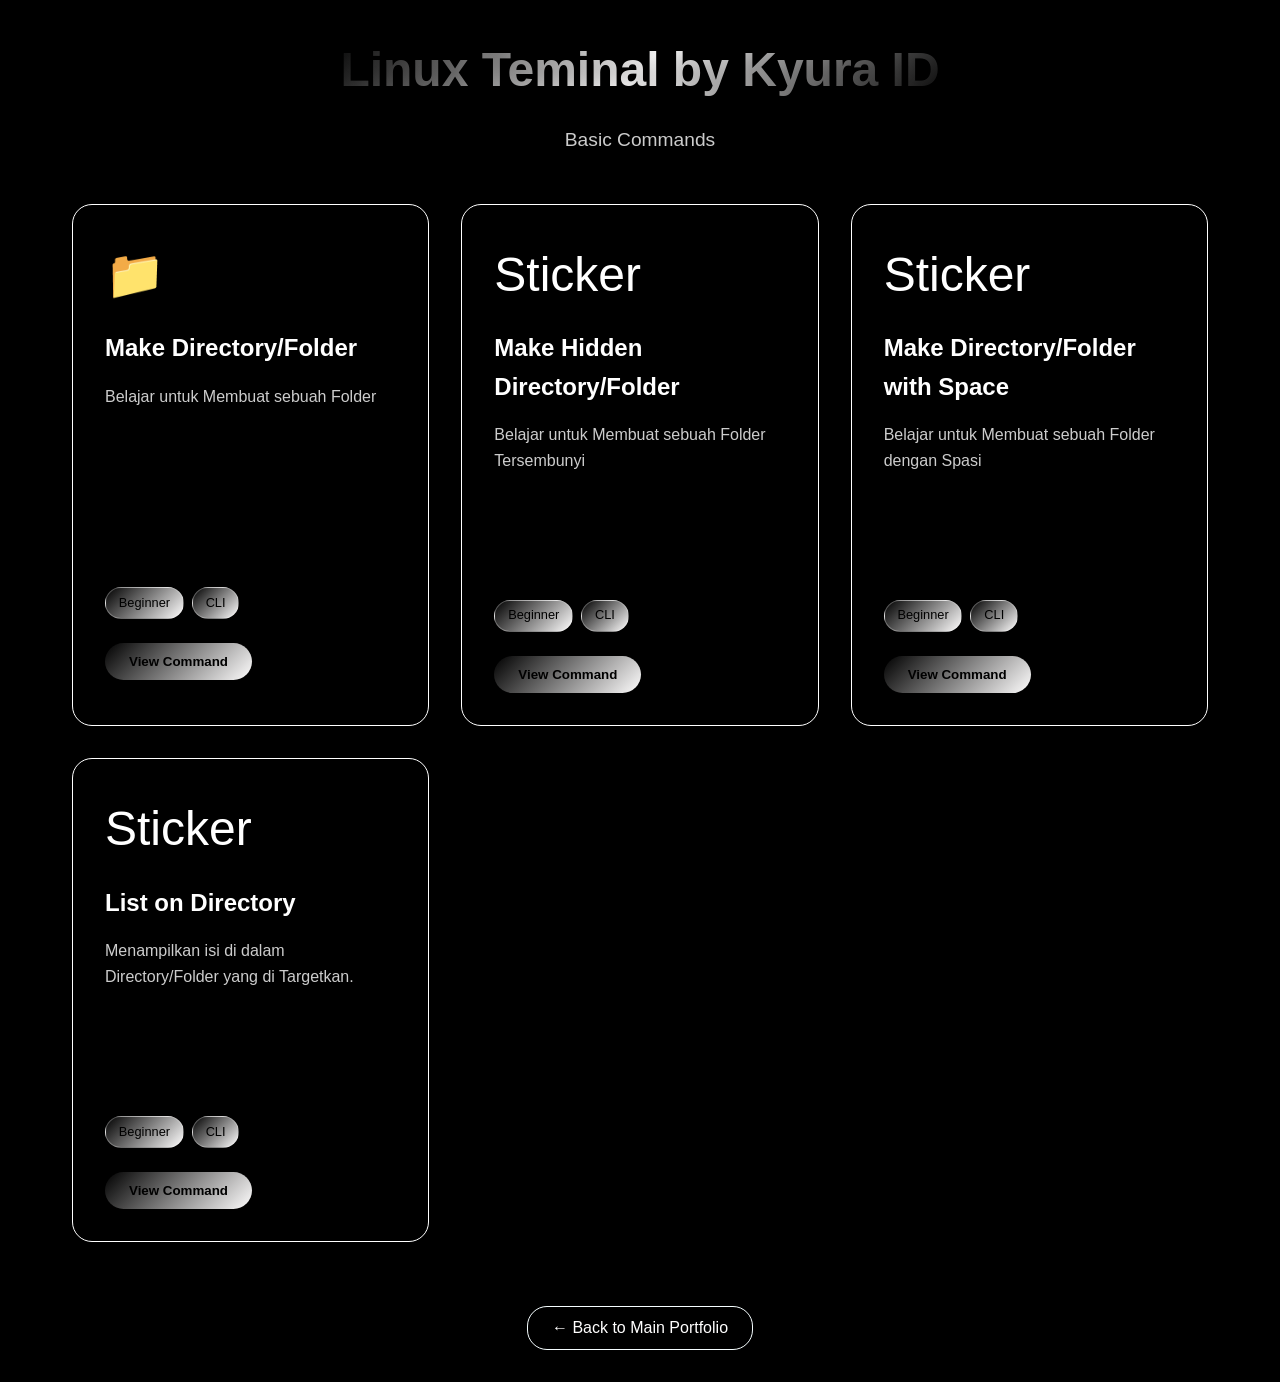
<file: LinuxTerminal.html>
<!DOCTYPE html>
<html lang="id">

<head>
    <meta charset="UTF-8">
    <meta name="viewport" content="width=device-width, initial-scale=1.0">
    <title>Linux Terminal - KyuraID</title>
    <style>
        * {
            margin: 0;
            padding: 0;
            box-sizing: border-box;
        }

        body {
            background-color: black;
            font-family: 'Segoe UI', Tahoma, Geneva, Verdana, sans-serif;
            color: #ffffff;
            line-height: 1.6;
            min-height: 100vh;
        }


        .cyber-container {
            max-width: 1200px;
            margin: 0 auto;
            padding: 2rem;
        }

        .cyber-header {
            text-align: center;
            margin-bottom: 3rem;
        }

        .cyber-header h1 {
            font-size: 3rem;
            background: linear-gradient(135deg, #000000, #fffefe, #000000);
            -webkit-background-clip: text;
            background-clip: text;
            -webkit-text-fill-color: transparent;
            color: #000000;
            display: inline-block;
            margin-bottom: 1rem;
            text-shadow: 0 0 20px rgba(0, 0, 0, 0.3);
        }

        .cyber-header p {
            color: #cccccc;
            font-size: 1.2rem;
        }

        /* Projects Grid */
        .projects-grid {
            display: grid;
            grid-template-columns: repeat(auto-fit, minmax(350px, 1fr));
            gap: 2rem;
            margin-bottom: 4rem;
        }

        .project-card {
            border: 1px solid rgb(255, 255, 255);
            border-radius: 20px;
            padding: 2rem;
            transition: all 0.3s ease;
        }

        .project-card:hover {
            transform: translateY(-10px);
            border-color: #ffffff;
            box-shadow: 0 10px 30px rgba(247, 247, 247, 0.2);
        }

        .project-icon {
            font-size: 3rem;
            margin-bottom: 1rem;
        }

        .project-card h3 {
            color: rgb(255, 255, 255);
            margin-bottom: 1rem;
            font-size: 1.5rem;
        }

        .project-card p {
            color: #cccccc;
            margin-bottom: 1.5rem;
        }

        .tech-tags {
            display: flex;
            flex-wrap: wrap;
            gap: 0.5rem;
            margin-bottom: 1.5rem;
        }

        .tech-tag {
            background: linear-gradient(135deg, #000000, #fffefe);
            color: #000000;
            padding: 0.3rem 0.8rem;
            border-radius: 20px;
            font-size: 0.8rem;
            border: 1px solid rgba(247, 247, 247, 0.3);
        }

        .project-links {
            display: flex;
            gap: 1rem;
        }

        .project-link {
            padding: 0.7rem 1.5rem;
            background: linear-gradient(135deg, #000000, #fffefe);
            color: #000;
            text-decoration: none;
            border-radius: 25px;
            font-weight: bold;
            transition: all 0.3s ease;
            border: none;
            cursor: pointer;
            font-family: inherit;
        }

        .project-link:hover {
            transform: scale(1.05);
            box-shadow: 0 5px 15px rgba(255, 255, 255, 0.4);
        }

        .project-link.outline {
            background: transparent;
            border: 2px solid #ececec;
            color: #ffffff;
        }

        .project-link.outline:hover {
            background: rgb(0, 0, 0);
        }

        /* Demo Sections */
        .demo-section {
            background: rgba(0, 0, 0, 0.02);
            border: 1px solid rgba(255, 255, 255, 0.05);
            border-radius: 10px;
            padding: 2rem;
            margin-top: 2rem;
            display: none;
        }

        .demo-section.active {
            display: block;
            animation: fadeIn 0.3s ease;
        }

        @keyframes fadeIn {
            from {
                opacity: 0;
                transform: translateY(10px);
            }

            to {
                opacity: 1;
                transform: translateY(0);
            }
        }

        .demo-section p{
            margin-top: 1rem;
            color: #cccccc;
        }

        .terminal {
            background: #000000;
            border: 1px solid #000000;
            border-radius: 8px;
            padding: 1rem;
            font-family: 'Courier New', monospace;
            color: #ffffff;
        }

        .terminal .command {
            color: #ffffff;
        }

        .terminal .output {
            color: #cccccc;
            margin-top: 0.5rem;
            white-space: pre-line;
        }

        /* Navigation */
        .nav-cyber {
            text-align: center;
            margin-top: 3rem;
        }

        .nav-cyber a {
            color: #fffefe;
            text-decoration: none;
            margin: 0 1rem;
            padding: 0.5rem 1.5rem;
            border: 1px solid #f5fdff;
            border-radius: 20px;
            transition: all 0.3s ease;
            display: inline-block;
        }

        .nav-cyber a:hover {
            background: rgba(0, 0, 0, 0.1);
            transform: translateY(-2px);
        }

        @media (max-width: 768px) {
            .projects-grid {
                grid-template-columns: 1fr;
            }

            .cyber-header h1 {
                font-size: 2rem;
            }

            .project-links {
                flex-direction: column;
            }

            .nav-cyber a {
                display: block;
                margin: 0.5rem 0;
            }

        }
    </style>
</head>

<body>

    <body class="cyber-container">

        <!-- Header -->
        <div class="cyber-header">
            <h1>Linux Teminal by Kyura ID</h1>
            <p>Basic Commands</p>
        </div>
        <!-- Projects Grid Linux CLI -->
        <div class="projects-grid">

            <!-- Project 1: Make Directory/Folder -->
            <div class="project-card">
                <div class="project-icon">📁</div>
                <h3>Make Directory/Folder</h3>
                <p>Belajar untuk Membuat sebuah Folder</p>
                <br><br><br><br><br><br>

                <div class="tech-tags">
                    <span class="tech-tag">Beginner</span>
                    <span class="tech-tag">CLI</span>
                </div>

                <div class="project-links">
                    <button class="project-link" onclick="showDemo('mkdir')">View Command</button>
                </div>
            </div>

            <!-- Project 2: Make Hidden Directory/Folder -->
            <div class="project-card">
                <div class="project-icon">Sticker</div>
                <h3>Make Hidden Directory/Folder</h3>
                <p>Belajar untuk Membuat sebuah Folder Tersembunyi</p>
                <br><br><br><br>

                <div class="tech-tags">
                    <span class="tech-tag">Beginner</span>
                    <span class="tech-tag">CLI</span>
                </div>

                <div class="project-links">
                    <button class="project-link" onclick="showDemo('mkdir-hidden')">View Command</button>
                </div>
            </div>

            <!-- Project 3: Make Directoy/Folder with Space -->
            <div class="project-card">
                <div class="project-icon">Sticker</div>
                <h3>Make Directory/Folder with Space</h3>
                <p>Belajar untuk Membuat sebuah Folder dengan Spasi</p>
                <br><br><br><br>

                <div class="tech-tags">
                    <span class="tech-tag">Beginner</span>
                    <span class="tech-tag">CLI</span>
                </div>

                <div class="project-links">
                    <button class="project-link" onclick="showDemo('mkdir-space')">View Command</button>
                </div>
            </div>

            <!-- Project 4: List for look in the Folder -->
            <div class="project-card">
                <div class="project-icon">Sticker</div>
                <h3>List on Directory</h3>
                <p>Menampilkan isi di dalam Directory/Folder yang di Targetkan.</p>
                <br><br><br><br>

                <div class="tech-tags">
                    <span class="tech-tag">Beginner</span>
                    <span class="tech-tag">CLI</span>
                </div>

                <div class="project-links">
                    <button class="project-link" onclick="showDemo('ls')">View Command</button>
                </div>
            </div>

        </div>

        <!-- View Command Membuat Directory -->
        <!-- Section 1 -->
        <div id="mkdir" class="demo-section">
            <h3>Command Membuat Directory/Folder.</h3>
            <div class="terminal">
                <div class="command">$ mkdir Nama_Directory</div>
                <div class="output">
                    Output tidak akan muncul, Tapi Directory/Folder yang baru saja di buat akan langsung muncul dengan
                    Nama_Directory.
                </div>
            </div>
            <p>
                <strong>Yang dipelajari:</strong> Dasar Command Linux untuk Membuat Directory/Folder.
            </p>
        </div>

        <!-- Section 2 -->
        <div id="mkdir-hidden" class="demo-section">
            <h3>Command Membuat Directory/Folder yang DiSembunyikan.</h3>
            <div class="terminal">
                <div class="command">$ mkdir .Nama_Directory</div>
                <div class="output">
                    Output tidak akan muncul, Tapi Directory/Folder yang baru saja di tidak akan langsung muncul, harus
                    di panggil agar muncul dengan ls -a atau ctrl + h di file manager.
                </div>
            </div>
            <p>
                <strong>Yang dipelajari:</strong> Dasar Command Linux untuk Membuat Directory/Folder yang Bersembunyi.
            </p>
        </div>

        <!-- Section 3 -->
        <div id="mkdir-space" class="demo-section">
            <h3>Command Membuat Directory/Folder dengan Spasi</h3>
            <div class="terminal">
                <div class="command">$ mkdir 'Nama Folder'.<br>
                    atau<br>
                    $ mkdir "Nama Folder".<br>
                    atau<br>
                    $ mkdir Nama\ Folder.
                </div>
                <div class="output">
                    Output tidak akan muncul, Tapi Directory/Folder yang baru saja dibuat, akan langsung muncul di file
                    manager, nama folder dengan spasi.
                </div>
            </div>
            <p>
                <strong>Yang dipelajari:</strong> Dasar Command Linux untuk Membuat Directory/Folder dengan Spasi.
            </p>
        </div>


        <!-- View Command List -->
        <div id="ls" class="demo-section">
            <h3>Command List untuk melihat semua yang ada di Directory.</h3>
            <div class="terminal">
                <div class="command">$ ls Nama_Directory</div>
                <div class="output">
                    Output akan Menampilkan List-list yang ada di didalam Directory seperti Folder, File, dll...
                    Contohnya:
                    <br>
                    Animelist(Folder) | Book.pdf(File) | Catatan.txt
                    Presentasi.pptx(File) | Kasir.cbl(File) | Index.html
                    <br>
                </div>
            </div>
            <p>
                <strong>Yang dipelajari:</strong> Dasar Command Linux untuk Melihat semua isi dari target
                Directory/Folder.
            </p>
        </div>

        <!-- Navigation -->
        <div class="nav-cyber">
            <a href="Cybersecurity.html">← Back to Main Portfolio</a>
        </div>

        <script>
            function showDemo(demoId) {
                // Hide all demo sections
                document.querySelectorAll('.demo-section').forEach(section => {
                    section.classList.remove('active');
                });

                // Show selected demo
                const demoSection = document.getElementById(demoId);
                if (demoSection) {
                    demoSection.classList.add('active');
                    demoSection.scrollIntoView({ behavior: 'smooth', block: 'start' });
                }
            }

            // Close demo when clicking outside
            document.addEventListener('click', function (event) {
                if (!event.target.closest('.project-link') && !event.target.closest('.demo-section')) {
                    document.querySelectorAll('.demo-section').forEach(section => {
                        section.classList.remove('active');
                    });
                }
            });

            // Add keyboard escape to close demos
            document.addEventListener('keydown', function (event) {
                if (event.key === 'Escape') {
                    document.querySelectorAll('.demo-section').forEach(section => {
                        section.classList.remove('active');
                    });
                }
            });
        </script>
    </body>

</html>
</file>
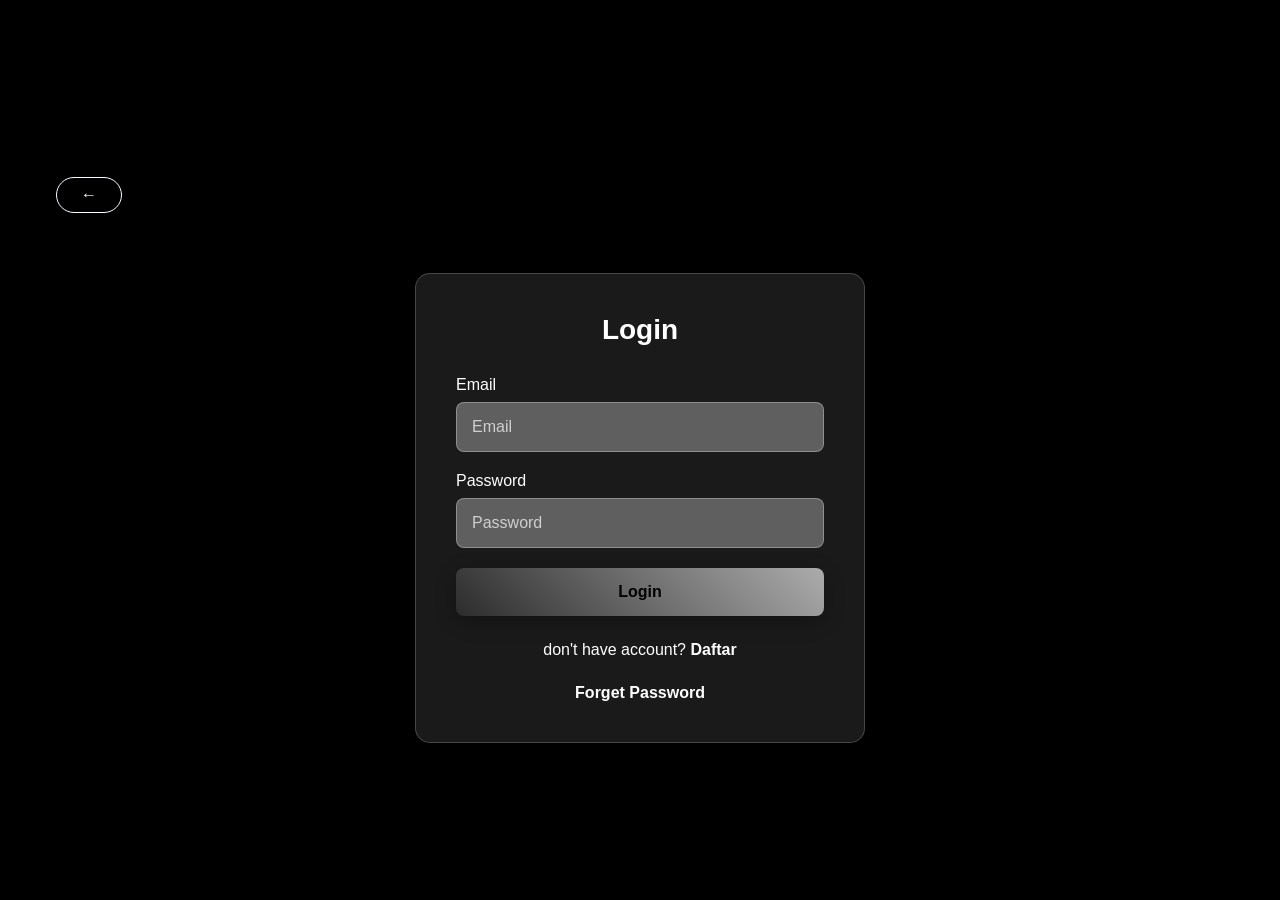
<file: LoginPortofolio.html>
<!DOCTYPE html>
<html lang="id">
<head>
<meta charset="UTF-8">
<meta name="viewport" content="width=device-width, initial-scale=1.0">
<link rel="stylesheet" href="LoginPortofolio.css">
<title>Login</title>
</head>
<body id="semua">
   <div class="container">
    <header>
        <!-- Navigation -->
            <a href="index.html">←</a>
    </header>
    <div class="login-container">
        <div class="login-box">
            <h2 class="login-title">Login</h2>
            <form>

                <div class="input-group">
                    <label for="email">Email</label>
                    <input type="email" id="email" placeholder="Email" required>

                </div>
                <div class="input-group">
                    <label for="password">Password</label>
                    <input type="password" id="password" placeholder="Password" required>
                </div>

                <button type="submit" class="login-btn">Login</button>
                <div class="daftar-link">
                    don't have account? <a href="DaftarPortofolio.html">Daftar</a>
                </div>
                <div class="forget-password">
                 <a href="ForgotPasswordPortofolio.html">Forget Password</a>
                </div>
            </form>
            </div>
    </div>
   </div>
</body>
</html>
</file>
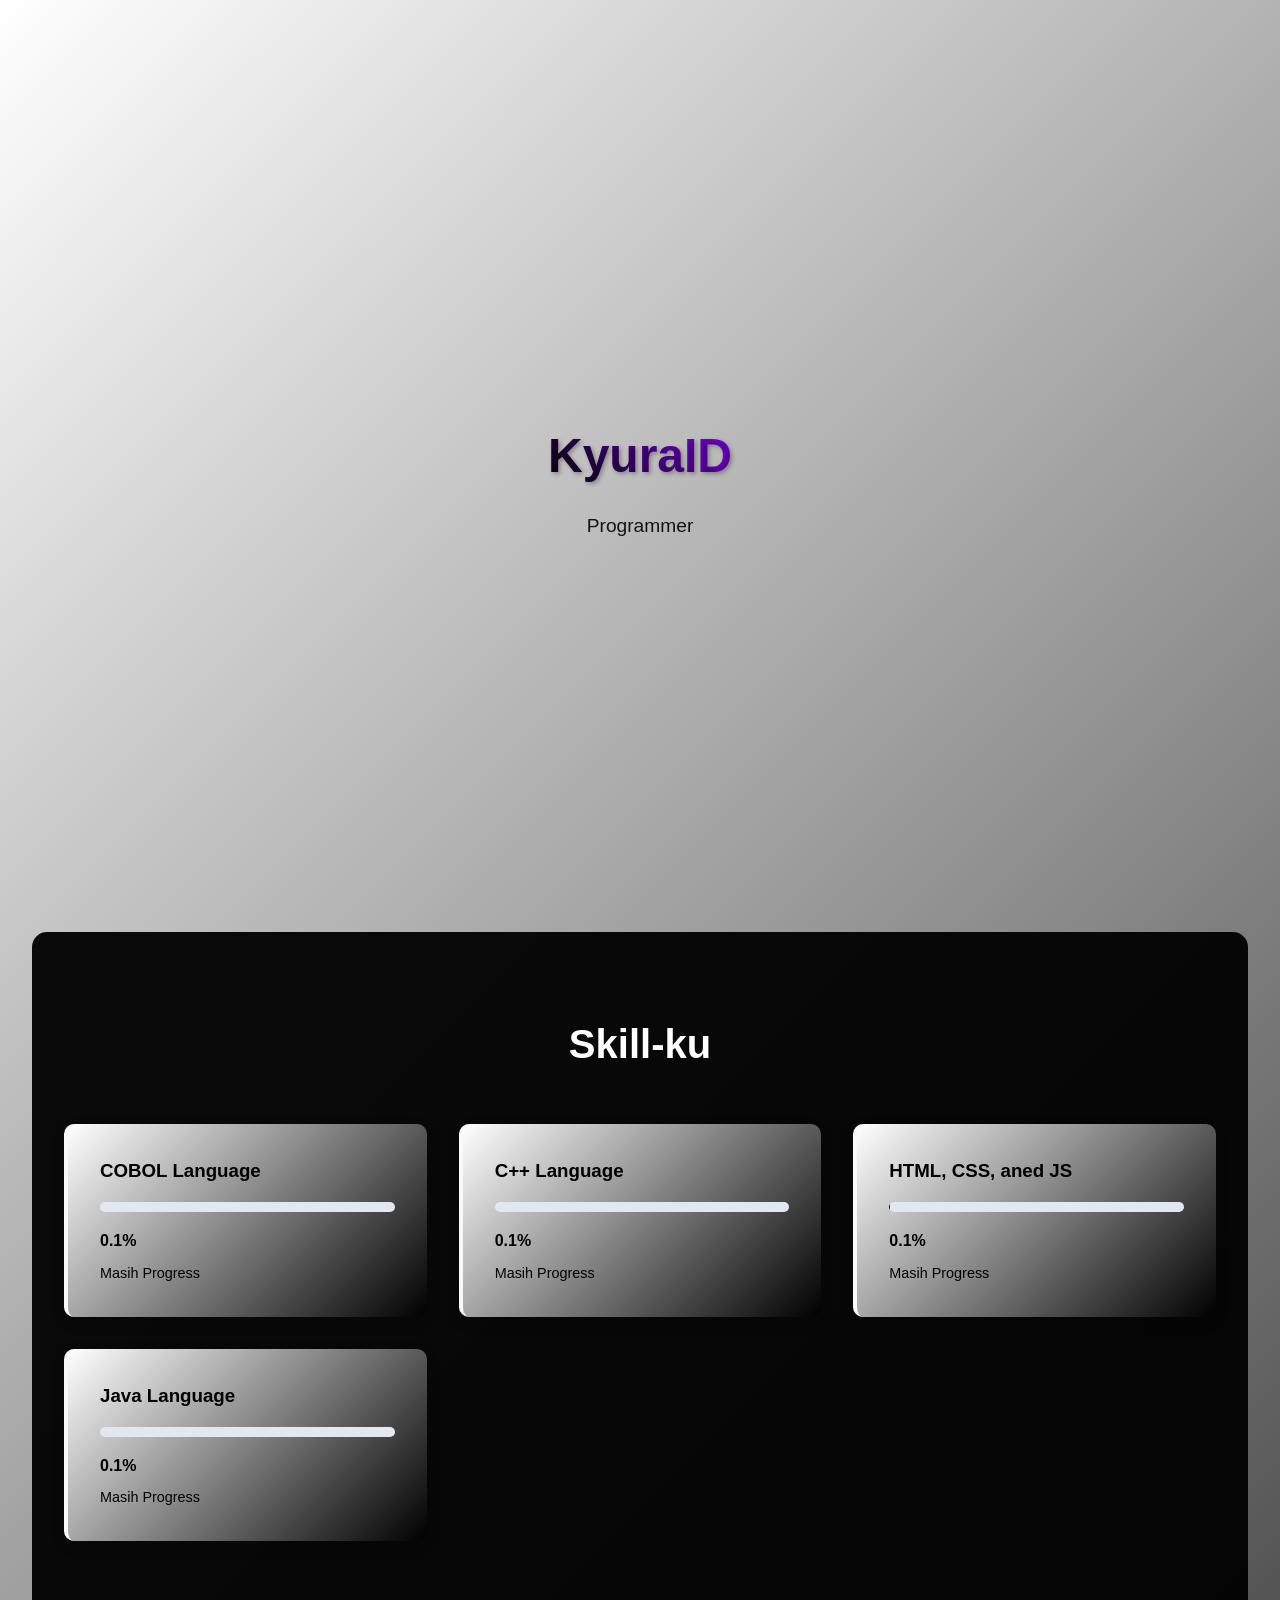
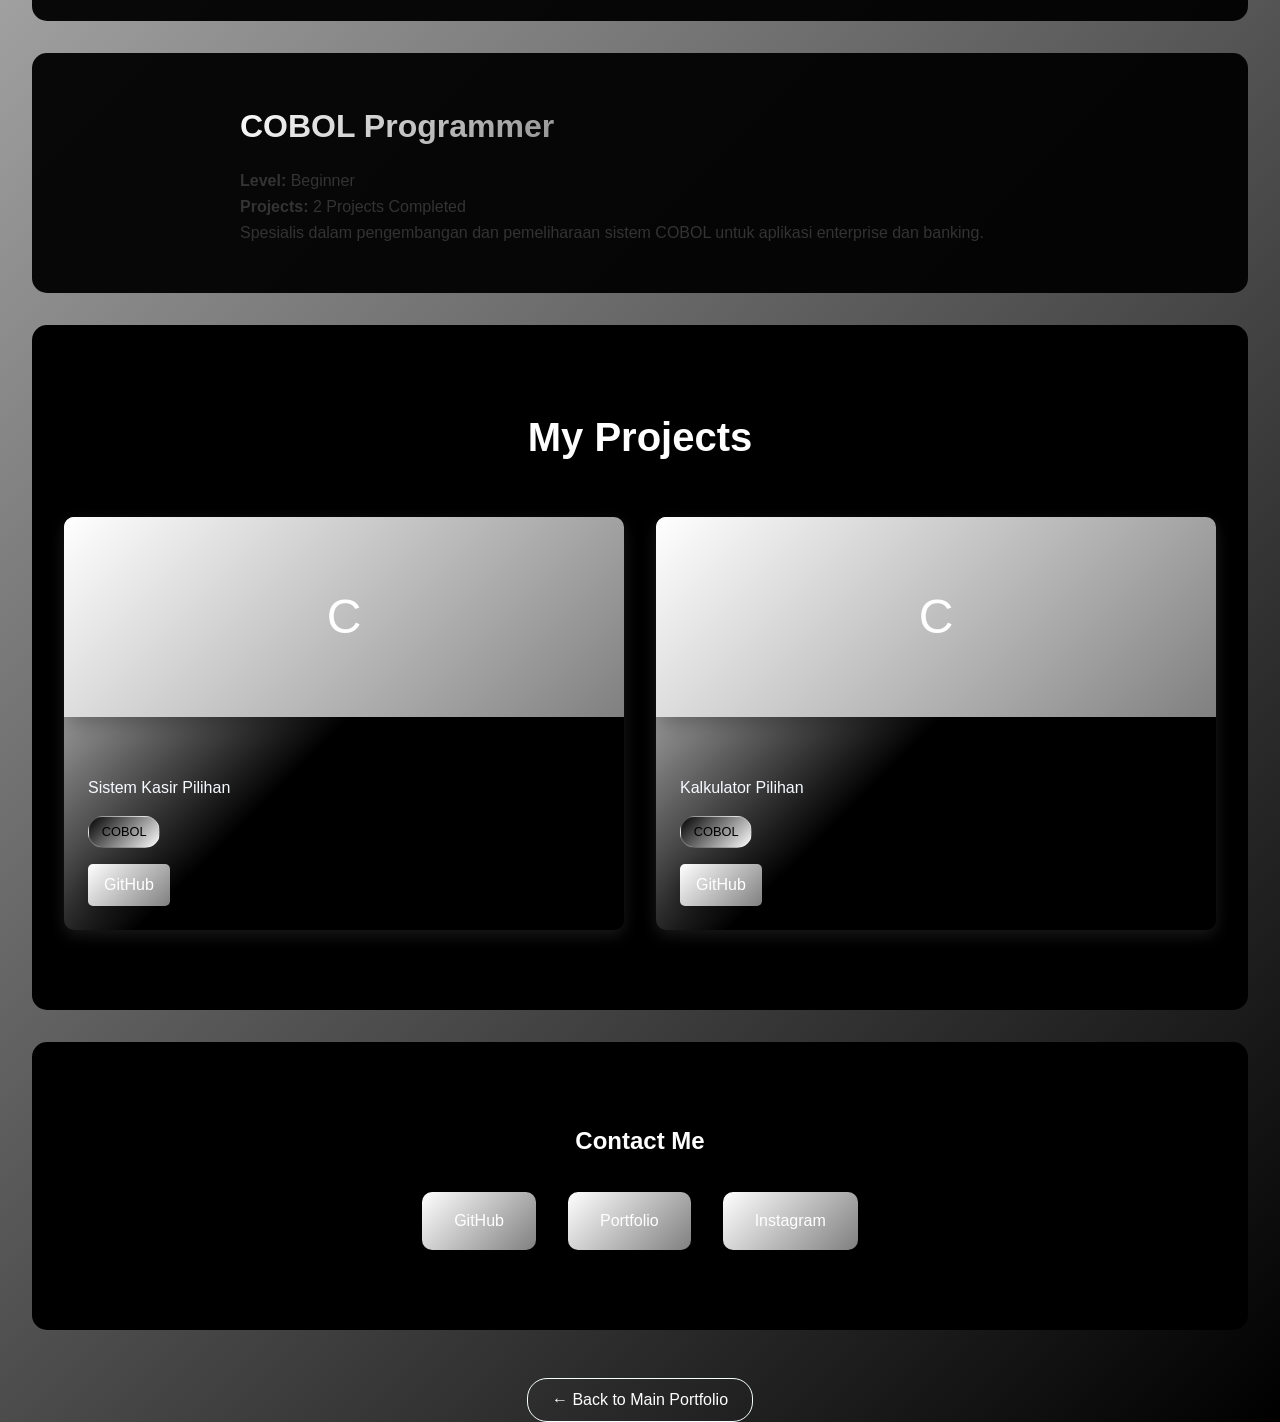
<file: ProgrammerSkill.html>
<!DOCTYPE html>
<html lang="id">
<head>
    <meta charset="UTF-8">
    <meta name="viewport" content="width=device-width, initial-scale=1.0">
    <title>KyuraiD - Portfolio</title>
    <style>
        * {
            margin: 0;
            padding: 0;
            box-sizing: border-box;
        }

        body {
            font-family: 'Segoe UI', Tahoma, Geneva, Verdana, sans-serif;
            line-height: 1.6;
            color: #333;
            background: linear-gradient(135deg, #ffffff 0%, #000000 100%);
            min-height: 100vh;
        }

        @keyframes gradientMove {
            0% {
                background-position: 0% 50%;
            }
            50% {
                background-position: 100% 50%;
            }
            100% {
                background-position: 0% 50%;
            }
        }

        /* Navigation */
        .navbar {
            background: rgba(255, 255, 255, 0.1);
            backdrop-filter: blur(10px);
            padding: 1rem 2rem;
            position: fixed;
            width: 100%;
            top: 0;
            z-index: 1000;
            display: flex;
            justify-content: space-between;
            align-items: center;
        }

        .nav-brand h1 {
            background: linear-gradient(45deg, #000000, #8c00ff);
            -webkit-background-clip: text;
            background-clip: text;
            color: transparent;
            font-size: 1.5rem;
        }

        .nav-links {
            display: flex;
            list-style: none;
            gap: 2rem;
        }

        .nav-links a {
            color: white;
            text-decoration: none;
            transition: color 0.3s ease;
        }

        .nav-links a:hover {
            color: #000000;
        }

        /* Hero Section */
        .hero {
            height: 100vh;
            display: flex;
            align-items: center;
            justify-content: center;
            text-align: center;
            color: white;
            padding-top: 60px;
        }

        .hero-content h1 {
            background: linear-gradient(45deg, #000000, #8c00ff);
            -webkit-background-clip: text;
            background-clip: text;
            color: transparent;
            font-size: 3rem;
            margin-bottom: 1rem;
            text-shadow: 2px 2px 4px rgba(0,0,0,0.3);
        }

        .hero-content p {
            color: #000000;
            font-size: 1.2rem;
            opacity: 0.9;
        }

        /* Skills Section */
        .skills {
            padding: 5rem 2rem;
            background: rgba(0, 0, 0, 0.95);
            margin: 2rem;
            border-radius: 15px;
        }

        .skills h2 {
            text-align: center;
            margin-bottom: 3rem;
            color: #ffffff;
            font-size: 2.5rem;
        }

        .skills-grid {
            display: grid;
            grid-template-columns: repeat(auto-fit, minmax(300px, 1fr));
            gap: 2rem;
            max-width: 1200px;
            margin: 0 auto;
        }

        .skill-card {
            background: linear-gradient(135deg, #ffffff 0%, #000000 100%);
            padding: 2rem;
            border-radius: 10px;
            box-shadow: 0 5px 15px rgba(0,0,0,0.1);
            cursor: pointer;
            transition: transform 0.3s ease, box-shadow 0.3s ease;
            border-left: 4px solid #f9f9fc;
        }

        .skill-card:hover {
            transform: translateY(-5px);
            box-shadow: 0 10px 25px rgba(0,0,0,0.2);
        }

        .skill-card h3 {
            color: #000000;
            margin-bottom: 1rem;
        }

        .progress-container {
            background: #e2e8f0;
            border-radius: 10px;
            height: 10px;
            margin: 1rem 0;
            overflow: hidden;
        }

        .progress-bar {
            background: linear-gradient(90deg, #1b1c20, #000000);
            height: 100%;
            border-radius: 10px;
            transition: width 0.5s ease;
        }

        .progress-text {
            font-weight: bold;
            color: #000000;
        }

        .skill-desc {
            color: #000000;
            font-size: 0.9rem;
            margin-top: 0.5rem;
        }

        /* Skill Details Section */
        .skill-details {
            padding: 3rem 2rem;
            background: rgba(0, 0, 0, 0.95);
            margin: 2rem;
            border-radius: 15px;
            display: none;
        }

        .skill-details.active {
            display: block;
        }

        .detail-content {
            max-width: 800px;
            margin: 0 auto;
        }

        .detail-content h3 {
            font-size: 3rem;
            margin-bottom: 10px;
            background: linear-gradient(135deg, #ffffff 0%, #000000 100%);
            -webkit-background-clip: text;
            background-clip: text;
            color: transparent;;
            margin-bottom: 1rem;
            font-size: 2rem;
        }

        /* Projects Section */
        .projects {
            padding: 5rem 2rem;
            background: #000000;
            margin: 2rem;
            border-radius: 15px;
        }

        .projects h2 {
            text-align: center;
            margin-bottom: 3rem;
            color: #fffefe;
            font-size: 2.5rem;
        }

        .projects-grid {
            display: grid;
            grid-template-columns: repeat(auto-fit, minmax(350px, 1fr));
            gap: 2rem;
            max-width: 1200px;
            margin: 0 auto;
        }

        .project-card {
            background: linear-gradient(135deg, #ffffff, #000000 50%);
            border-radius: 10px;
            overflow: hidden;
            box-shadow: 0 5px 15px rgba(255, 255, 255, 0.1);
            transition: transform 0.3s ease;
        }

        .project-card:hover {
            transform: translateY(-5px);
        }

        .project-image {
            width: 100%;
            height: 200px;
            background: linear-gradient(135deg, #ffffff, #000000 50%, #ffffff);
            background-size: 400% 400%;
            animation: gradientMove 15s ease infinite;
            box-shadow: 0 5px 20px rgba(0, 0, 0, 0.3);
            transition: all 0.3s ease;
            position: relative;
            overflow: hidden;
            display: flex;
            align-items: center;
            justify-content: center;
            color: white;
            font-size: 3rem;
        }

        .project-content {
            padding: 1.5rem;
        }

        .project-content h4 {
             background: linear-gradient(135deg, #ffffff);
            -webkit-background-clip: text;
            background-clip: text;
            color: transparent;;
            margin-bottom: 0.5rem;
        }

        .project-content p {
            color: #f6faff;
            margin-bottom: 1rem;
        }

        .tech-tags {
            display: flex;
            flex-wrap: wrap;
            gap: 0.5rem;
            margin: 1rem 0;
        }

        .tech-tag {
            background: linear-gradient(135deg, #000000, #fffefe);
            color: #000000;
            font-size: 0.8rem;
            border: 1px solid rgba(247, 247, 247, 0.3);
            padding: 0.3rem 0.8rem;
            border-radius: 15px;
            font-size: 0.8rem;
        }

        .project-links {
            display: flex;
            gap: 1rem;
        }

        .project-link {
            padding: 0.5rem 1rem;
            background: linear-gradient(135deg, #ffffff, #000000 50%, #ffffff);
            background-size: 400% 400%;
            animation: gradientMove 15s ease infinite, glow 2s ease-in-out infinite alternate;
            box-shadow: 0 5px 20px rgba(0, 0, 0, 0.3);
            transition: all 0.3s ease;
            position: relative;
            overflow: hidden;
            color: white;
            text-decoration: none;
            border-radius: 5px;
            transition: background 0.3s ease;
        }

        .project-link:hover {
            transform: scale(1.05);
            box-shadow: 0 8px 25px rgba(0, 0, 0, 0.4);
        }

        .contact-button:active {
            transform: scale(0.95);
        }

        @keyframes glow {
            from {
                box-shadow: 0 5px 20px rgb(0, 0, 0);
            }
            to {
                box-shadow: 0 5px 30px rgb(255, 255, 255);
            }
        }

        /* Contact Section */
        .contact {
            padding: 5rem 2rem;
            background: rgb(0, 0, 0);
            margin: 2rem;
            border-radius: 15px;
            text-align: center;
        }

        .contact h2 {
            margin-bottom: 2rem;
            background: #fffefe;
            -webkit-background-clip: text;
            background-clip: text;
            color: transparent;
        }

        .contact-links {
            display: flex;
            justify-content: center;
            gap: 2rem;
            flex-wrap: wrap;
        }


        .contact-link {
            padding: 1rem 2rem;
            color: white;
            text-decoration: none;
            border-radius: 10px;
            background: linear-gradient(135deg, #ffffff, #000000 50%, #ffffff);
            background-size: 400% 400%;
            animation: gradientMove 15s ease infinite;
            box-shadow: 0 5px 20px rgba(0, 0, 0, 0.3);
            transition: all 0.3s ease;
            position: relative;
            overflow: hidden;
        }

        .contact-link:hover {
            transform: translateY(-3px);
        }

        /* Navigation */
        .nav-programmer {
            text-align: center;
            margin-top: 3rem;
        }

        .nav-programmer a {
            color: #fffefe;
            text-decoration: none;
            margin: 0 1rem;
            padding: 0.5rem 1.5rem;
            border: 1px solid #f5fdff;
            border-radius: 20px;
            transition: all 0.3s ease;
            display: inline-block;
        }

        .nav-programmer a:hover {
            background: rgba(0, 0, 0, 0.1);
            transform: translateY(-2px);
        }

        /* Responsive Design */
        @media (max-width: 768px) {
            
            .hero-content h1 {
                font-size: 2rem;
            }
            
            .skills-grid {
                grid-template-columns: 1fr;
            }
            
            .projects-grid {
                grid-template-columns: 1fr;
            }
            
            .contact-links {
                flex-direction: column;
                align-items: center;
            }

            .nav-programmer a {
                display: block;
                margin: 0.5rem 0;
            }
        }

    </style>
</head>
<body>

    <!-- Hero Section -->
    <section id="home" class="hero">
        <div class="hero-content">
            <h1>KyuraID</h1>
            <p>Programmer</p>
        </div>
    </section>

    <!-- Skills Section -->
    <section id="skills" class="skills">
        <h2>Skill-ku</h2>
        <div class="skills-grid">
            
            <!-- COBOL Skill Card -->
            <div class="skill-card" onclick="showSkillDetail('cobol')">
                <h3>COBOL Language</h3>
                <div class="progress-container">
                    <div class="progress-bar" style="width: 0.1%"></div>
                </div>
                <span class="progress-text">0.1%</span>
                <p class="skill-desc">Masih Progress</p>
            </div>

            <!-- C++ Skill Card -->
            <div class="skill-card" onclick="showSkillDetail('cpp')">
                <h3>C++ Language</h3>
                <div class="progress-container">
                    <div class="progress-bar" style="width: 0.1%"></div>
                </div>
                <span class="progress-text">0.1%</span>
                <p class="skill-desc">Masih Progress</p>
            </div>

            <!-- Front-End Developer -->
            <div class="skill-card" onclick="showSkillDetail('frontend')">
                <h3>HTML, CSS, aned JS</h3>
                <div class="progress-container">
                    <div class="progress-bar" style="width: 0.1%"></div>
                </div>
                <span class="progress-text">0.1%</span>
                <p class="skill-desc">Masih Progress</p>
            </div>

             <!-- Java Skill Card -->
            <div class="skill-card" onclick="showSkillDetail('java')">
                <h3>Java Language</h3>
                <div class="progress-container">
                    <div class="progress-bar" style="width: 0.1%"></div>
                </div>
                <span class="progress-text">0.1%</span>
                <p class="skill-desc">Masih Progress</p>
            </div>
        </div>
    </section>

    <!-- Skill Details Section -->
    <section id="skill-details" class="skill-details">
        <!-- Content akan diisi oleh JavaScript -->
    </section>

    <!-- Projects Section -->
    <section id="projects" class="projects">
        <h2>My Projects</h2>
        <div class="projects-grid" id="projects-grid">
            <!-- Projects akan di-load berdasarkan skill yang dipilih -->
        </div>
    </section>

    <!-- Contact Section -->
    <section id="contact" class="contact">
        <h2>Contact Me</h2>
        <div class="contact-links">
            <a href="https://github.com/alkerfils" class="contact-link" target="_blank">GitHub</a>
            <a href="https://alkerfils.github.io/KASIR-COBOL/" class="contact-link" target="_blank">Portfolio</a>
            <a href="https://www.instagram.com/kyuranmy/" class="contact-link">Instagram</a>
        </div>
    </section>

    <!-- Navigation -->
        <div class="nav-programmer">
            <a href="index.html">← Back to Main Portfolio</a>
        </div>
    </div>

    <script>
        // Data projects untuk setiap skill
        const projectsData = {
            cobol: [
                {
                    title: "KASIR COBOL",
                    description: "Sistem Kasir Pilihan",
                    tech: ["COBOL"],
                    links: {
                        github: "https://github.com/Alkerfils/KASIR-COBOL",
                        demo: "#"
                    }
                },
                {
                    title: "KALKULATOR COBOL",
                    description: "Kalkulator Pilihan",
                    tech: ["COBOL"],
                    links: {
                        github: "https://github.com/Alkerfils/Kalkulator-cobol",
                        demo: "#"
                    }
                }
            ],
            
            cpp: [
                {
                    title: "Kasir C++",
                    description: "Aplikasi kasir dengan kalkulator multi-operator dalam C++",
                    tech: ["C++"],
                    links: {
                        github: "https://github.com/Alkerfils/kasir-C-",
                        demo: "#"
                    }
                },
                {
                    title: "Kalkulator C++",
                    description: "Kalkuator Simple - Kalkuator Multi Angka",
                    tech: ["C++"],
                    links: {
                        github: "https://github.com/Alkerfils/Kalkulator-C-",
                        demo: "#"
                    }
                },
                {
                    title: "Number Guessing Game C++",
                    description: "Game Tebak Angka",
                    tech: ["C++"],
                    links: {
                        github: "https://github.com/Alkerfils/Number-Guessing-Game-C-",
                        demo: "#"
                    }
                },
                 {
                    title: "Website Login C++",
                    description: "Game Tebak Angka",
                    tech: ["C++"],
                    links: {
                        github: "https://github.com/Alkerfils/Webisite-Login-C-",
                        demo: "#"
                    }
                }
            ],
            
            
            frontend: [
                {
                    title: "Portfolio Website",
                    description: "Website portfolio interaktif dengan HTML/CSS/JS",
                    tech: ["HTML", "CSS", "JavaScript"],
                    links: {
                        github: "https://github.com/alkerfils/Website-Portofolio-Pemula",
                        demo: "https://alkerfils.github.io/Website-Portofolio-Pemula/"
                    }
                }
            ],
        };

        // Skill descriptions
        const skillDescriptions = {
            cobol: {
                title: "COBOL Programmer",
                description: "Spesialis dalam pengembangan dan pemeliharaan sistem COBOL untuk aplikasi enterprise dan banking.",
                level: "Beginner",
                projects: "2 Projects Completed"
            },
            cpp: {
                title: "C++ Developer", 
                description: "Pengembangan aplikasi system programming dan tools dengan C++ modern.",
                level: "Beginner",
                projects: "4 Projects Completed"
            },
            frontend: {
                title: "Front-End Developer",
                description: "Pengembangan interface web modern dengan HTML, CSS, dan JavaScript.",
                level: "Beginner",
                projects: "1 Projects Completed"
            },
        };

        // Function untuk menampilkan detail skill
        function showSkillDetail(skillId) {
            const detailsSection = document.getElementById('skill-details');
            const projectsGrid = document.getElementById('projects-grid');
            
            // Scroll ke details section
            detailsSection.scrollIntoView({ behavior: 'smooth' });
            
            // Tampilkan details section
            detailsSection.classList.add('active');
            
            // Isi content details
            const skill = skillDescriptions[skillId];
            detailsSection.innerHTML = `
                <div class="detail-content">
                    <h3>${skill.title}</h3>
                    <p><strong>Level:</strong> ${skill.level}</p>
                    <p><strong>Projects:</strong> ${skill.projects}</p>
                    <p>${skill.description}</p>
                </div>
            `;
            
            // Load projects untuk skill ini
            loadProjects(skillId);
        }

        // Function untuk load projects
        function loadProjects(skillId) {
            const projectsGrid = document.getElementById('projects-grid');
            const projects = projectsData[skillId] || [];
            
            projectsGrid.innerHTML = '';
            
            if (projects.length === 0) {
                projectsGrid.innerHTML = '<p>No projects available yet.</p>';
                return;
            }
            
            projects.forEach(project => {
                const projectCard = document.createElement('div');
                projectCard.className = 'project-card';
                
                projectCard.innerHTML = `
                    <div class="project-image">
                        ${project.tech[0].charAt(0)}
                    </div>
                    <div class="project-content">
                        <h4>${project.title}</h4>
                        <p>${project.description}</p>
                        <div class="tech-tags">
                            ${project.tech.map(tech => `<span class="tech-tag">${tech}</span>`).join('')}
                        </div>
                        <div class="project-links">
                            ${project.links.github !== '#' ? `<a href="${project.links.github}" class="project-link" target="_blank">GitHub</a>` : ''}
                            ${project.links.demo !== '#' ? `<a href="${project.links.demo}" class="project-link" target="_blank">Live Demo</a>` : ''}
                        </div>
                    </div>
                `;
                
                projectsGrid.appendChild(projectCard);
            });
        }

        // Smooth scrolling untuk navigation
        document.querySelectorAll('a[href^="#"]').forEach(anchor => {
            anchor.addEventListener('click', function (e) {
                e.preventDefault();
                const target = document.querySelector(this.getAttribute('href'));
                if (target) {
                    target.scrollIntoView({
                        behavior: 'smooth'
                    });
                }
            });
        });

        // Initialize dengan menampilkan semua projects COBOL secara default
        document.addEventListener('DOMContentLoaded', function() {
            showSkillDetail('cobol');
        });
    </script>
</body>
</html>
</file>
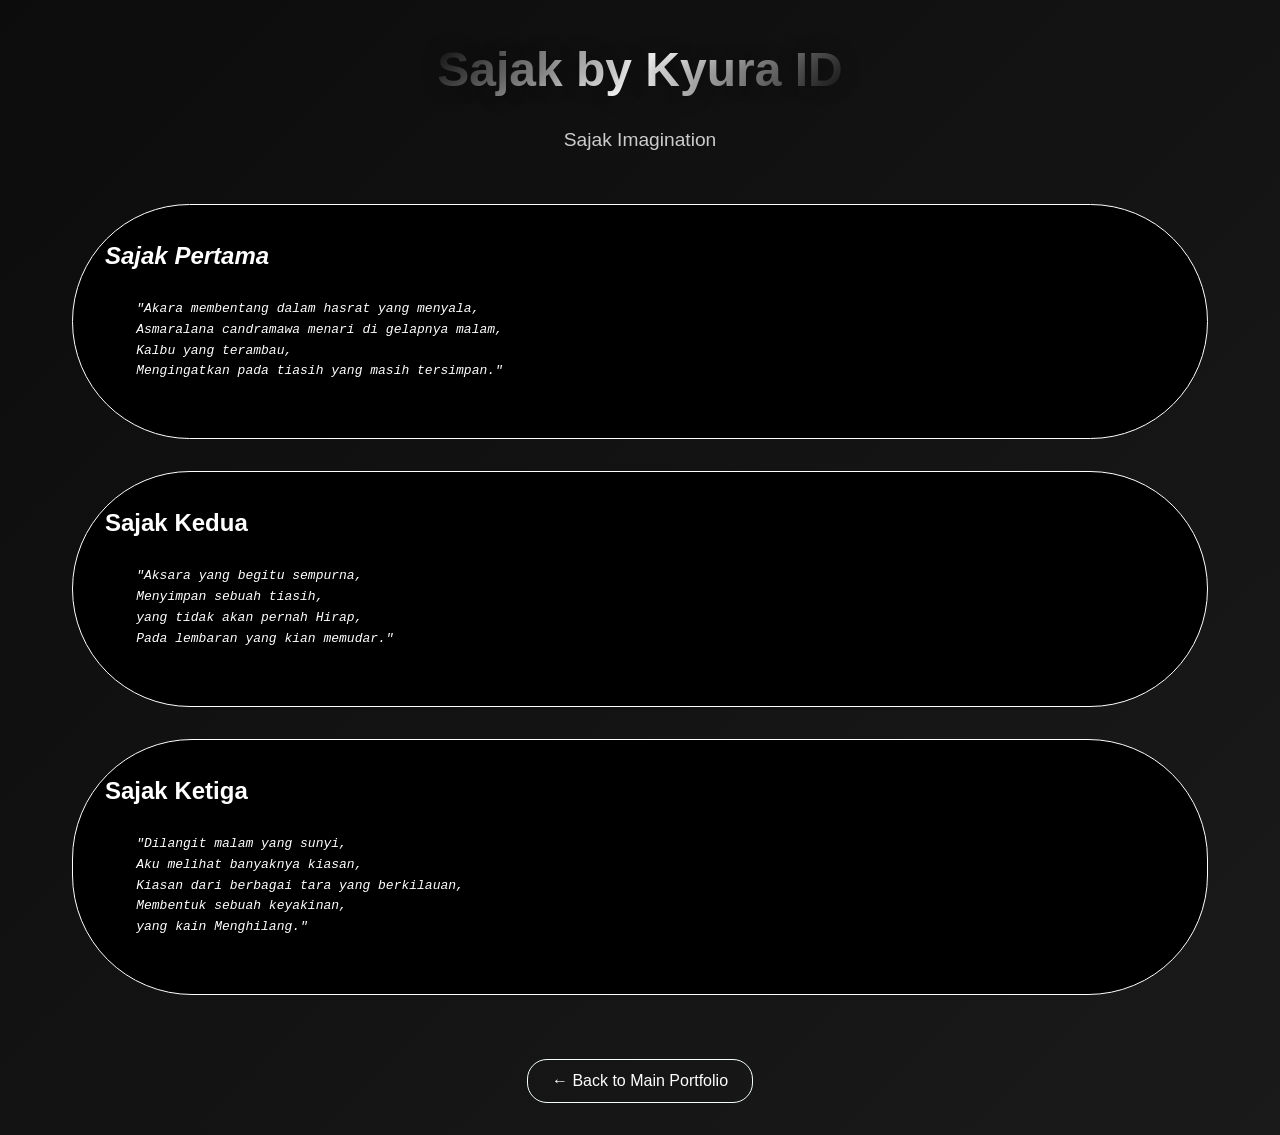
<file: Sajak.html>
<!DOCTYPE html>
<html lang="id">
<head>
    <meta charset="UTF-8">
    <meta name="viewport" content="width=device-width, initial-scale=1.0">
    <title>Linux Terminal - KyuraID</title>
    <style>

         * {
            margin: 0;
            padding: 0;
            box-sizing: border-box;
        }

        body {
            font-family: 'Segoe UI', Tahoma, Geneva, Verdana, sans-serif;
            background: linear-gradient(135deg, #0c0c0c 0%, #1a1a1a 100%);
            color: #ffffff;
            line-height: 1.6;
            min-height: 100vh;
        }


        .cyber-container {
            max-width: 1200px;
            margin: 0 auto;
            padding: 2rem;
        }

        .cyber-header {
            text-align: center;
            margin-bottom: 3rem;
        }

        .cyber-header h1 {
            font-size: 3rem;
            background: linear-gradient(135deg, #000000, #fffefe, #000000);
            -webkit-background-clip: text;
            background-clip: text;
            -webkit-text-fill-color: transparent;
            color: #000000;
            display: inline-block;
            margin-bottom: 1rem;
            text-shadow: 0 0 20px rgba(0, 0, 0, 0.3);
        }

        .cyber-header p {
            color: #cccccc;
            font-size: 1.2rem;
        }

        /* Projects Grid */
        .projects-grid {
            display: grid;
            grid-template-columns: repeat(auto-fit, minmax(700px, 1fr));
            gap: 2rem;
            margin-bottom: 4rem;
        }

        .project-card {
            background: rgb(0, 0, 0);
            backdrop-filter: blur(10px);
            border: 1px solid rgb(255, 255, 255);
            border-radius: 120px;
            padding: 2rem;
            transition: all 0.3s ease;
            backdrop-filter: blur(10px);
        }

        .project-card:hover {
            transform: translateY(-10px);
            border-color: #ffffff; 
            box-shadow: 0 10px 30px rgba(247, 247, 247, 0.2);
        }

        .project-card h3 {
            color: rgb(255, 255, 255);
            margin-bottom: 1rem;
            font-size: 1.5rem;
        }

        .project-card p {
            color: #cccccc;
            margin-bottom: 1.5rem;
        }

        /* Navigation */
        .nav-cyber {
            text-align: center;
            margin-top: 3rem;
        }

        .nav-cyber a {
            color: #fffefe;
            text-decoration: none;
            margin: 0 1rem;
            padding: 0.5rem 1.5rem;
            border: 1px solid #f5fdff;
            border-radius: 20px;
            transition: all 0.3s ease;
            display: inline-block;
        }

        .nav-cyber a:hover {
            background: rgba(0, 0, 0, 0.1);
            transform: translateY(-2px);
        }


         @media (max-width: 768px) {
            .projects-grid {
                grid-template-columns: 1fr;
            }
            
            .cyber-header h1 {
                font-size: 2rem;
            }
            
            .project-links {
                flex-direction: column;
            }
            .nav-cyber a {
                display: block;
                margin: 0.5rem 0;
            }
            
        }

    </style>
    </head>
    <body>
    <body class="cyber-container">
        <!-- Header -->
        <div class="cyber-header">
            <h1>Sajak by Kyura ID</h1>
            <p>Sajak Imagination</p>
        </div>
        <!-- Projects Grid Linux CLI -->
        <div class="projects-grid">
            
<!-- Sajak 1: Sajak Pertama -->
<div class="project-card">
    <h3><i>Sajak Pertama</i></h3>
<p>
<pre>
    <i>"Akara membentang dalam hasrat yang menyala,
    Asmaralana candramawa menari di gelapnya malam,
    Kalbu yang terambau,
    Mengingatkan pada tiasih yang masih tersimpan." </i>
</pre>
</p>
</div>

<!-- Sajak 2: Sajak Kedua -->
<div class="project-card">
    <h3>Sajak Kedua</h3>
<p>
<pre>
    <i>"Aksara yang begitu sempurna,
    Menyimpan sebuah tiasih,
    yang tidak akan pernah Hirap,
    Pada lembaran yang kian memudar."</i>
</pre> 
</p>
</div>

<!-- Sajak 3: Sajak Ketiga -->
<div class="project-card">
    <h3>Sajak Ketiga</h3>
<p>
<pre>
    <i>"Dilangit malam yang sunyi,
    Aku melihat banyaknya kiasan,
    Kiasan dari berbagai tara yang berkilauan,
    Membentuk sebuah keyakinan,
    yang kain Menghilang."</i>
</pre>
</p>
</div>      

        </div>


          <!-- Navigation -->
        <div class="nav-cyber">
            <a href="index.html">← Back to Main Portfolio</a>
        </div>

        </body>
</html>
</file>
<file: style.css>
/* Reset dan Base Styles */
* {
    margin: 0;
    padding: 0;
    box-sizing: border-box;
}

html, body {
    overflow-x: hidden; /* Cegah scroll horizontal */
}

body {
    font-family: 'Arial', sans-serif;
    line-height: 1.6;
    color: #ffffff;
}

.container {
    max-width: 1200px;
    margin: 0 auto;
    padding: 0 20px;
}

/* Navigation */
.navbar {
    background: rgba(5, 5, 5, 0.418);
    padding: 1rem 0;
    position: fixed;
    width: 100%;
    top: 0;
    z-index: 1000;
}

.settings-dropdown {
    max-width: 1200px;
    margin: 0 auto;
    padding: 0 20px;
    display: flex;
    justify-content: space-between;
    align-items: center;
}

.logo {
    font-size: 1.9rem;
    font-weight: bold;
    background: linear-gradient(45deg, #000000, #8c00ff);
    -webkit-background-clip: text;
    background-clip: text;
    color: transparent;
}

/* Settings Button */
.settings-btn {
    background: transparent;
    border: none;
    font-size: 1.8rem;
    cursor: pointer;
    color: #ffffff;
    transition: transform 0.5s ease;
    padding: 10px;
    border-radius: 50%;
    display: flex;
    align-items: center;
    justify-content: center;
    width: 50px;
    height: 50px;
    box-shadow: 0 0 10px rgba(255,255,255,0.1);
}

.settings-btn:hover {
    background-color: rgba(255,255,255,0.05);
}

.settings-btn.rotated {
    transform: rotate(360deg);
}

/* Dropdown Menu */
.dropdown-menu {
    position: absolute;
    top: 100%;
    background: rgba(20, 20, 20, 0.411);
    border-radius: 10px;
    box-shadow: 0 5px 25px rgba(0,0,0,0.5);
    min-width: 200px;
    opacity: 0;
    visibility: hidden;
    transform: translateY(-10px);
    transition: all 0.3s ease;
    z-index: 1001;
    padding: 10px 0;
}

.dropdown-menu.show {
    opacity: 1;
    visibility: visible;
    transform: translateY(0);
}

.dropdown-menu ul {
    list-style: none;
    margin: 0;
    padding: 0;
}

.dropdown-menu li a {
    display: block;
    padding: 12px 20px;
    color: white;
    text-decoration: none;
    transition: background 0.2s ease;
    font-size: 0.95rem;
}

.dropdown-menu li a:hover {
    background: rgba(255,255,255,0.1);
    color: #8c00ff;
    padding-left: 25px;
}

/* Responsive */
@media (max-width: 768px) {
    .dropdown-menu {
        min-width: 180px;
        right: auto;
        left: 0;
    }
}

/* Hero Section */
@keyframes gradientMove {
    0% { background-position: 0% 50%; }
    50% { background-position: 100% 50%; }
    100% { background-position: 0% 50%; }
}

.hero {
    background: linear-gradient(135deg, #000000 20%, #ffffff 0%, #000000 30%);
    box-shadow: 0 5px 20px rgba(0, 0, 0, 0.3);
    transition: all 0.3s ease;
    position: relative;
    overflow: hidden;
    color: rgb(0, 0, 0);
    padding: 150px 0 100px;
    text-align: center;
    background-size: 400% 400%;
}

.hero-content h1 {
    background-color: linear-gradient(45deg, #000000, #8c00ff);
    font-size: 3rem;
    margin-bottom: 1rem;
}

.hero-content p {
    color: white;
    font-size: 1.2rem;
    margin-bottom: 2rem;
}

.cta-button {
    background: #000000;
    color: #ffffff;
    border: none;
    padding: 12px 30px;
    font-size: 1.1rem;
    border-radius: 5px;
    cursor: pointer;
    transition: background 0.3s;
}

.cta-button:hover {
    background: #f3f3f3;
    color: #000000;
}

/* About Section */
.about {
    padding: 80px 0;
    background: linear-gradient(135deg, #000000 0%, #ffffff 10%, #000000 10%);
    box-shadow: 0 5px 20px rgba(0, 0, 0, 0.3);
    transition: all 0.3s ease;
    position: relative;
    overflow: hidden;
}

.about h2 {
    text-align: center;
    margin-bottom: 3rem;
    font-size: 2.5rem;
    background-color: linear-gradient(45deg, #000000, #8c00ff);
}

.about-content {
    display: grid;
    grid-template-columns: 1fr 1fr;
    gap: 3rem;
    align-items: center;
}

.about-text p {
    text-align: left;
    color: #e9e8eb;
    margin-bottom: 1rem;
    font-size: 1.1rem;
    transition: color 0.9s;
}

.about-text p:active {
    color: #000000;
}

/* ✅ DIPERBAIKI: Gambar responsif */
.about-image {
    display: flex;
    justify-content: flex-end;
    width: 200%; /* Dulu 120% → sekarang 100% */
    max-width: 102%;
    overflow: visible;
}

.placeholder-img {
    background: url(download.jpeg) center/cover no-repeat;
    height: 432px;
    width: 100%;
    max-width: 540px; /* Tidak lebih dari 540px */
    border-radius: 50px;
    box-shadow: 0 10px 25px rgba(0, 0, 0, 0.5);
    transition: transform 0.3s ease, box-shadow 0.3s ease;
}

.placeholder-img:hover {
    transform: scale(1.03);
    box-shadow: 0 15px 35px rgba(0, 0, 0, 0.6);
}

/* Mobile: sesuaikan tinggi gambar */
@media (max-width: 768px) {
    .placeholder-img {
        height: 250px;
    }
}

/* Services Section */
.services {
    padding: 80px 0;
    background: rgb(0, 0, 0);
}

.skill {
    text-align: center;
    margin-bottom: 3rem;
    font-size: 2.5rem;
}

.services-grid {
    display: grid;
    grid-template-columns: repeat(auto-fit, minmax(300px, 1fr));
    gap: 2rem;
}

.service-card {
    background: linear-gradient(135deg, #ffffff, #000000 50%, #ffffff);
    background-size: 400% 400%;
    animation: gradientMove 15s ease infinite;
    box-shadow: 0 5px 20px rgba(255, 255, 255, 0.952);
    transition: all 0.3s ease;
    position: relative;
    overflow: hidden;
    padding: 2rem;
    border-radius: 10px;
    text-align: center;
}

.service-card:hover {
    transform: translateY(-5px) scale(1.05);
    box-shadow: 0 5px 30px rgb(255, 255, 255);
}

.service-card h3 {
    margin-bottom: 1rem;
    color: black;
}

/* Link kartu Skill */
.service-card-link {
    text-decoration: none;
    color: inherit;
    display: block;
}

.service-card-link:hover {
    text-decoration: none;
    color: inherit;
}

/* Hobby Section */
.hobby {
    padding: 80px 0;
    background: rgb(0, 0, 0);
}

.hobi {
    text-align: center;
    margin-bottom: 3rem;
    font-size: 2.5rem;
}

.hobby-grid {
    display: grid;
    grid-template-columns: repeat(auto-fit, minmax(300px, 1fr));
    gap: 2rem;
}

.hobby-card {
    background: linear-gradient(135deg, #ffffff, #000000 50%, #ffffff);
    background-size: 400% 400%;
    animation: gradientMove 15s ease infinite;
    box-shadow: 0 5px 20px rgba(255, 255, 255, 0.952);
    transition: all 0.3s ease;
    position: relative;
    overflow: hidden;
    padding: 2rem;
    border-radius: 10px;
    text-align: center;
}

.hobby-card:hover {
    transform: translateY(-5px) scale(1.05);
    box-shadow: 0 5px 30px rgb(255, 255, 255);
}

.hobby-card h3 {
    margin-bottom: 1rem;
    color: black;
}

/* Link kartu hobby */
.hobby-card-link {
    text-decoration: none;
    color: inherit;
    display: block;
}

.hobby-card-link:hover {
    text-decoration: none;
    color: inherit;
}

/* Template Section */
.template {
    padding: 80px 0;
    background: rgb(0, 0, 0);
}

.Template {
    text-align: center;
    margin-bottom: 3rem;
    font-size: 2.5rem;
}

.template-grid {
    display: grid;
    grid-template-columns: repeat(auto-fit, minmax(300px, 1fr));
    gap: 2rem;
}

.n8n-card {
    background: linear-gradient(135deg, #ffffff, #000000 50%, #ffffff);
    background-size: 400% 400%;
    animation: gradientMove 15s ease infinite;
    box-shadow: 0 5px 20px rgba(255, 255, 255, 0.952);
    transition: all 0.3s ease;
    position: relative;
    overflow: hidden;
    padding: 2rem;
    border-radius: 10px;
    text-align: center;
}

.n8n-card:hover {
    transform: translateY(-5px) scale(1.05);
    box-shadow: 0 5px 30px rgb(255, 255, 255);
}

.n8n-card h3 {
    margin-bottom: 1rem;
    color: black;
}

/* Link kartu template n8n */
.n8n-card-link {
    text-decoration: none;
    color: inherit;
    display: block;
}

.n8n-card-link:hover {
    text-decoration: none;
    color: inherit;
}

/* Contact Section */
.contact {
    padding: 80px 0;
    background: #000000;
}

.contact h2 {
    text-align: center;
    margin-bottom: 3rem;
    font-size: 2.5rem;
    color: #fffefe;
}

.contact-form {
    max-width: 600px;
    margin: 0 auto;
    display: flex;
    flex-direction: column;
    gap: 1rem;
}

.contact-form input,
.contact-form textarea {
    background: rgba(255, 255, 255, 0.3);
    padding: 12px;
    border: 1px solid rgba(255, 255, 255, 0.3);
    border-radius: 5px;
    font-size: 1rem;
    color: rgb(255, 255, 255);
    outline: none;
    transition: all 0.3s;
}

.contact-form input:hover,
.contact-form textarea:hover {
    background: #ffffff;
    color: black;
}

.contact-button {
    padding: 15px 40px;
    font-size: 1.2rem;
    font-weight: bold;
    color: white;
    border: none;
    border-radius: 50px;
    cursor: pointer;
    background: linear-gradient(135deg, #ffffff, #000000 50%);
    background-size: 400% 400%;
    animation: gradientMove 15s ease infinite, glow 2s ease-in-out infinite alternate;
    box-shadow: 0 5px 20px rgba(0, 0, 0, 0.3);
    transition: all 0.3s ease;
    position: relative;
    overflow: hidden;
}

.contact-button:hover {
    transform: scale(1.05);
    box-shadow: 0 8px 25px rgba(0, 0, 0, 0.4);
}

.contact-button:active {
    transform: scale(0.95);
}

@keyframes glow {
    from { box-shadow: 0 5px 20px rgb(0, 0, 0); }
    to { box-shadow: 0 5px 30px rgb(255, 255, 255); }
}

/* Footer */
.footer {
    background: #000000;
    color: white;
    text-align: center;
    padding: 2rem 0;
}

/* Responsive Design */
@media (max-width: 768px) {
    .nav-menu {
        flex-direction: column;
        gap: 1rem;
    }

    .hero-content h1 {
        font-size: 2rem;
    }

    .about-content {
        grid-template-columns: 1fr;
    }

    .services-grid {
        grid-template-columns: 1fr;
    }

    .hobby-grid {
        grid-template-columns: 1fr;
    }

    .template-grid {
        grid-template-columns: 1fr;
}
}
</file>
<file: DaftarPortofolio.css>
* {
    margin: 0;
    padding: 0;
    box-sizing: border-box;
    font-family: 'Segoe UI', Thaoma, Geneva, verdana, sans-serif;
}
body {
    background: black;
    min-height: 100vh;
    display: flex;
    justify-content: center;
    align-items: center;
    padding: 20px;
}
@keyframes gradientMove {
            0% {
                background-position: 0% 50%;
            }
            50% {
                background-position: 100% 50%;
            }
            100% {
                background-position: 0% 50%;
            }
        }

.container {
    width: 100%;
    max-width: 1200px;
    margin: 0 auto;
}
/* Navigation */
        header {
             display: flex;
             justify-content: space-between;
             align-items: center;
             padding: 20px 0;
              margin-bottom: 40px;
            }

        header a {
            color: #fffefe;
            text-decoration: none;
            margin: 0 1rem;
            padding: 0.5rem 1.5rem;
            border: 1px solid #f5fdff;
            border-radius: 20px;
            transition: all 0.3s ease;
            display: inline-block;
        }

        header a:hover {
            background: rgba(0, 0, 0, 0.1);
            transform: translateY(-2px);
        }
        
 .logo {
            color: white;
            font-size: 28px;
            font-weight: bold;
            text-decoration: none;
        }


        .register-container {
            display: flex;
            justify-content: center;
            align-items: center;
            width: 100%;
        }

        .register-box {
            background: rgba(255, 255, 255, 0.1);
            backdrop-filter: blur(10px);
            border-radius: 15px;
            padding: 40px;
            width: 100%;
            max-width: 450px;
            box-shadow: 0 15px 25px rgba(0, 0, 0, 0.2);
            border: 1px solid rgba(255, 255, 255, 0.2);
        }

        .register-title {
            color: white;
            text-align: center;
            margin-bottom: 30px;
            font-size: 28px;
        }

        .input-group {
            margin-bottom: 20px;
        }

        .input-group label {
            display: block;
            color: white;
            margin-bottom: 8px;
            font-weight: 500;
        }

        .input-group input {
            width: 100%;
            padding: 15px;
            background: rgba(255, 255, 255, 0.2);
            border: 1px solid rgba(255, 255, 255, 0.3);
            border-radius: 8px;
            color: white;
            font-size: 16px;
            outline: none;
            transition: all 0.3s;
        }

        .input-group input::placeholder {
            color: rgba(255, 255, 255, 0.7);
        }

        .input-group input:focus {
            background: rgba(255, 255, 255, 0.25);
            border-color: rgba(255, 255, 255, 0.5);
            box-shadow: 0 0 10px rgba(255, 255, 255, 0.2);
        }


        .register-btn {
            width: 100%;
            padding: 15px;
            background: linear-gradient(45deg, #000000, #ffffff, #000000);
            background-size: 400% 400%;
            animation: gradientMove 15s ease infinite, glow 2s ease-in-out infinite alternate;
            box-shadow: 0 5px 20px rgba(0, 0, 0, 0.3);
            position: relative;
            overflow: hidden;
            border: none;
            border-radius: 8px;
            color: #000000;
            font-size: 16px;
            font-weight: 600;
            cursor: pointer;
            transition: all 0.3s;
        }

        .register-btn:hover {
            transform: scale(1.05);
            box-shadow: 0 8px 25px rgba(0, 0, 0, 0.4);
        }

        .register-btn:active {
            transform: scale(0.95);
        }

        @keyframes glow {
            from {
                box-shadow: 0 5px 20px rgb(0, 0, 0);
            }
            to {
                box-shadow: 0 5px 30px rgb(255, 255, 255);
            }
        }

        .login-link {
            text-align: center;
            margin-top: 25px;
            color: white;
        }

        .login-link a {
            color: white;
            font-weight: 600;
            text-decoration: none;
            transition: color 0.3s;
        }

        .login-link a:hover {
            color: #e0e0e0;
            text-decoration: underline;
        }

        /* Responsif */
        @media (max-width: 768px) {
            header {
                flex-direction: column;
                text-align: center;
            }
            
            
            .register-box {
                padding: 30px 25px;
            }
        }

        @media (max-width: 480px) {
            .register-box {
                padding: 25px 20px;
            }
            
            .register-title {
                font-size: 24px;
            }
            
            .input-group input {
                padding: 12px;
            }
            
            .register-btn {
                padding: 12px;
            }
        }
</file>
<file: ForgotPasswordPortofolio.css>
* {
    margin: 0;
    padding: 0;
    box-sizing: border-box;
    font-family: 'Segoe UI', Thaoma, Geneva, verdana, sans-serif;
}
body {
    background: black;
    min-height: 100vh;
    display: flex;
    justify-content: center;
    align-items: center;
    padding: 20px;
}

@keyframes gradientMove {
            0% {
                background-position: 0% 50%;
            }
            50% {
                background-position: 100% 50%;
            }
            100% {
                background-position: 0% 50%;
            }
        }


        .forgotpassword-container {
            display: flex;
            justify-content: center;
            align-items: center;
            width: 100%;
        }

        .forgotpassword-box {
            background: rgba(255, 255, 255, 0.1);
            backdrop-filter: blur(10px);
            border-radius: 15px;
            padding: 40px;
            width: 100%;
            max-width: 450px;
            box-shadow: 0 15px 25px rgba(0, 0, 0, 0.2);
            border: 1px solid rgba(255, 255, 255, 0.2);
        }

        .forgotpassword-title {
            color: white;
            text-align: center;
            margin-bottom: 30px;
            font-size: 28px;
        }

        .input-group {
            margin-bottom: 20px;
        }

        .input-group label {
            display: block;
            color: white;
            margin-bottom: 8px;
            font-weight: 500;
        }

        .input-group input {
            width: 100%;
            padding: 15px;
            background: rgba(255, 255, 255, 0.2);
            border: 1px solid rgba(255, 255, 255, 0.3);
            border-radius: 8px;
            color: white;
            font-size: 16px;
            outline: none;
            transition: all 0.3s;
        }

        .input-group input::placeholder {
            color: rgba(255, 255, 255, 0.7);
        }

        .input-group input:focus {
            background: rgba(255, 255, 255, 0.25);
            border-color: rgba(255, 255, 255, 0.5);
            box-shadow: 0 0 10px rgba(255, 255, 255, 0.2);
        }


        .forgotpassword-btn {
            width: 100%;
            padding: 15px;
            background: linear-gradient(45deg, #000000, #ffffff, #000000);
            background-size: 400% 400%;
            animation: gradientMove 15s ease infinite, glow 2s ease-in-out infinite alternate;
            box-shadow: 0 5px 20px rgba(0, 0, 0, 0.3);
            position: relative;
            overflow: hidden;
            border: none;
            border-radius: 8px;
            color: #000000;
            font-size: 16px;
            font-weight: 600;
            cursor: pointer;
            transition: all 0.3s;
        }

       .forgotpassword-btn:hover {
            transform: scale(1.05);
            box-shadow: 0 8px 25px rgba(0, 0, 0, 0.4);
        }

        .forgotpassword-btn:active {
            transform: scale(0.95);
        }

        @keyframes glow {
            from {
                box-shadow: 0 5px 20px rgb(0, 0, 0);
            }
            to {
                box-shadow: 0 5px 30px rgb(255, 255, 255);
            }
        }

        .login-link {
            text-align: center;
            margin-top: 25px;
            color: white;
        }

        .login-link a {
            color: white;
            font-weight: 600;
            text-decoration: none;
            transition: color 0.3s;
        }

        .login-link a:hover {
            color: #e0e0e0;
            text-decoration: underline;
        }

        /* Responsif */
        @media (max-width: 768px) {
            header {
                flex-direction: column;
                text-align: center;
            }
            
            
            .forgotpassword-box {
                padding: 30px 25px;
            }
        }

        @media (max-width: 480px) {
            .forgotpassword-box {
                padding: 25px 20px;
            }
            
            .forgotpassword-title {
                font-size: 24px;
            }
            
            .input-group input {
                padding: 12px;
            }
            
            .forgotpassword-btn {
                padding: 12px;
            }
        }
</file>
<file: LoginPortofolio.css>
* {
    margin: 0;
    padding: 0;
    box-sizing: border-box;
    font-family: 'Segoe UI', Thaoma, Geneva, verdana, sans-serif;
}
body {
    background-color: #000000;
    min-height: 100vh;
    display: flex;
    justify-content: center;
    align-items: center;
    padding: 20px;
}

@keyframes gradientMove {
            0% {
                background-position: 0% 50%;
            }
            50% {
                background-position: 100% 50%;
            }
            100% {
                background-position: 0% 50%;
            }
        }

.container {
    width: 100%;
    max-width: 1200px;
    margin: 0 auto;
}

        /* Navigation */
        header {
             display: flex;
             justify-content: space-between;
             align-items: center;
             padding: 20px 0;
              margin-bottom: 40px;
            }

        header a {
            color: #fffefe;
            text-decoration: none;
            margin: 0 1rem;
            padding: 0.5rem 1.5rem;
            border: 1px solid #f5fdff;
            border-radius: 20px;
            transition: all 0.3s ease;
            display: inline-block;
        }

        header a:hover {
            background: rgba(0, 0, 0, 0.1);
            transform: translateY(-2px);
        }
        
 .logo {
            color: white;
            font-size: 28px;
            font-weight: bold;
            text-decoration: none;
        }


        .login-container {
            display: flex;
            justify-content: center;
            align-items: center;
            width: 100%;
        }

        .login-box {
            background: rgba(248, 248, 248, 0.1);
            transition: color 0.3s;
            backdrop-filter: blur(10px);
            border-radius: 15px;
            padding: 40px;
            width: 100%;
            max-width: 450px;
            box-shadow: 0 15px 25px rgba(0, 0, 0, 0.2);
            border: 1px solid rgba(255, 255, 255, 0.2);
        }

        .login-title {
            color: white;
            text-align: center;
            margin-bottom: 30px;
            font-size: 28px;
        }

        .input-group {
            margin-bottom: 20px;
        }

        .input-group label {
            display: block;
            color: white;
            margin-bottom: 8px;
            font-weight: 500;
        }

        .input-group input {
            width: 100%;
            padding: 15px;
            background: rgba(255, 255, 255, 0.3);
            border: 1px solid rgba(255, 255, 255, 0.3);
            border-radius: 8px;
            color: white;
            font-size: 16px;
            outline: none;
            transition: all 0.3s;
        }

        .input-group input::placeholder {
            color: rgba(255, 255, 255, 0.7);
        }

        .input-group input:focus {
            background: rgba(255, 255, 255, 0.37);
            border-color: rgba(255, 255, 255, 0.5);
            box-shadow: 0 0 10px rgba(255, 255, 255, 0.2);
        }


        .login-btn {
            width: 100%;
            padding: 15px;
            background: linear-gradient(45deg, #000000, #ffffff, #000000);
            background-size: 400% 400%;
            animation: gradientMove 15s ease infinite, glow 2s ease-in-out infinite alternate;
            box-shadow: 0 5px 20px rgba(0, 0, 0, 0.3);
            position: relative;
            overflow: hidden;
            border: none;
            border-radius: 8px;
            color: #000000;
            font-size: 16px;
            font-weight: 600;
            cursor: pointer;
            transition: all 0.3s;
        }

         .login-btn:hover {
            transform: scale(1.05);
            box-shadow: 0 8px 25px rgba(0, 0, 0, 0.4);
        }

        .login-btn:active {
            transform: scale(0.95);
        }

        @keyframes glow {
            from {
                box-shadow: 0 5px 20px rgb(0, 0, 0);
            }
            to {
                box-shadow: 0 5px 30px rgb(255, 255, 255);
            }
        }

        .daftar-link {
            text-align: center;
            margin-top: 25px;
            color: white;
        }

        .daftar-link a {
            color: white;
            font-weight: 600;
            text-decoration: none;
            transition: color 0.3s;
        }

        .daftar-link a:hover {
            color: #e0e0e0;
            text-decoration: underline;
        }

        .forget-password {
            text-align: center;
            margin-top: 25px;
            color: white;
        }

        .forget-password a {
            color: white;
            font-weight: 600;
            text-decoration: none;
            transition: color 0.3s;
        }

        .forget-password a:hover {
            color: #e0e0e0;
            text-decoration: underline;
        }

        /* Responsif */
        @media (max-width: 768px) {
            
            
            .login-box {
                padding: 30px 25px;
            }
        }

        @media (max-width: 480px) {
            .login-box {
                padding: 25px 20px;
            }
            
            .login-title {
                font-size: 24px;
            }
            
            .input-group input {
                padding: 12px;
            }
            
            .login-btn {
                padding: 12px;
            }
</file>
